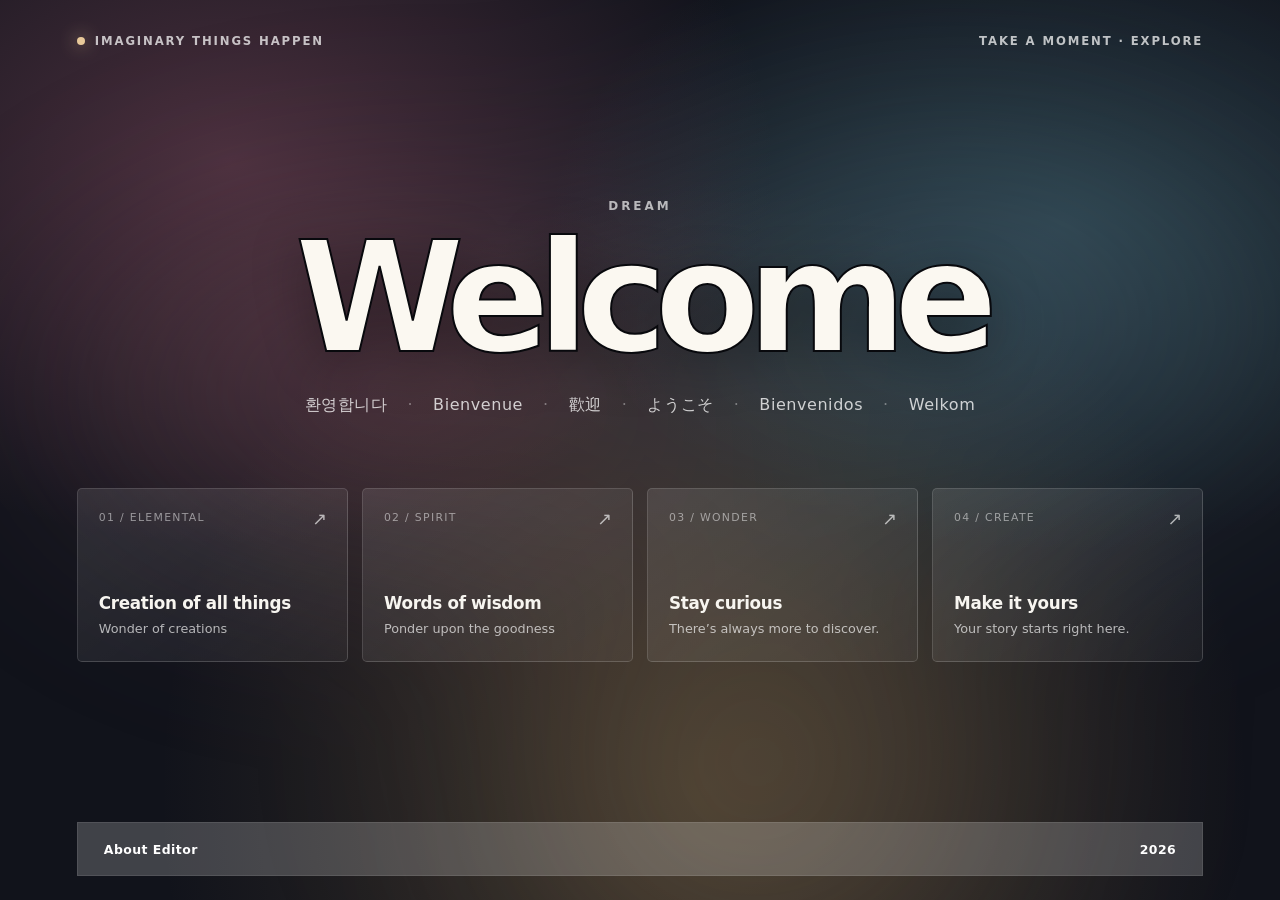
<file: index.html>
<!-- Welcome page: this document provides the multilingual landing screen and its shared expanded-content dialog. -->
<!doctype html>
<html lang="en">
  <head>
    <!-- Browser metadata identifies the page and keeps its layout responsive. -->
    <meta charset="utf-8">
    <meta name="viewport" content="width=device-width, initial-scale=1">
    <meta name="theme-color" content="#11131b">
    <meta name="description" content="A small interactive welcome page by Jawon Park.">
    <title>Welcome — Jawon Park</title>
    <!-- Page styles define the glowing backdrop, responsive cards, footer, and animated dialog. -->
    <style>
      /* Shared color tokens and browser defaults set the site's dark visual theme. */
      :root {
        color-scheme: dark;
        font-family: Inter, ui-sans-serif, system-ui, -apple-system, BlinkMacSystemFont, "Segoe UI", sans-serif;
        font-synthesis: none;
        text-rendering: optimizeLegibility;
        --ink: #11131b;
        --paper: #f7f5f0;
        --muted: #b7b7c1;
        --line: rgb(255 255 255 / 15%);
      }

      :lang(ko) {
        font-family: "Nanum Gothic", sans-serif;
      }

      * {
        box-sizing: border-box;
      }

      body {
        min-width: 320px;
        min-height: 100vh;
        margin: 0;
        overflow-x: hidden;
        color: var(--paper);
        background:
          radial-gradient(ellipse at 18% 18%, rgb(167 94 118 / 38%), transparent 34rem),
          radial-gradient(ellipse at 83% 25%, rgb(79 128 144 / 36%), transparent 32rem),
          radial-gradient(ellipse at 55% 88%, rgb(161 127 78 / 30%), transparent 34rem),
          #11131b;
      }

      /* Blurred radial layers create the softly glowing background without obscuring text. */
      body::before {
        position: fixed;
        z-index: -1;
        inset: -15%;
        background:
          radial-gradient(ellipse at 35% 45%, rgb(166 88 104 / 38%), transparent 29%),
          radial-gradient(ellipse at 69% 39%, rgb(74 126 146 / 36%), transparent 31%),
          radial-gradient(ellipse at 57% 77%, rgb(158 125 73 / 31%), transparent 29%);
        content: "";
        filter: blur(82px) saturate(.72);
        pointer-events: none;
      }

      button {
        color: inherit;
        font: inherit;
      }

      button:focus-visible {
        outline: 2px solid #fff;
        outline-offset: 5px;
      }

      /* The landing page centers its introduction and cards between the masthead and footer. */
      .page {
        display: flex;
        min-height: 100vh;
        flex-direction: column;
        padding: 34px clamp(22px, 6vw, 88px) 24px;
      }

      .masthead {
        display: flex;
        align-items: center;
        justify-content: space-between;
        gap: 20px;
        color: rgb(255 255 255 / 72%);
        font-size: .73rem;
        font-weight: 650;
        letter-spacing: .16em;
        text-transform: uppercase;
      }

      .masthead__mark {
        display: inline-flex;
        align-items: center;
        gap: 10px;
      }

      .masthead__dot {
        width: 8px;
        height: 8px;
        border-radius: 50%;
        background: #e8c99a;
        box-shadow: 0 0 17px rgb(232 201 154 / 85%);
      }

      main {
        display: flex;
        width: min(100%, 1280px);
        flex: 1;
        flex-direction: column;
        justify-content: center;
        align-self: center;
        padding: clamp(52px, 9vh, 100px) 0 clamp(56px, 10vh, 104px);
      }

      .intro {
        margin-bottom: clamp(46px, 8vh, 82px);
        text-align: center;
      }

      .intro__eyebrow {
        margin: 0 0 16px;
        color: rgb(255 255 255 / 67%);
        font-size: .75rem;
        font-weight: 650;
        letter-spacing: .25em;
        text-transform: uppercase;
      }

      .intro__title {
        margin: 0;
        color: #fbf8f1;
        font-size: clamp(4.5rem, 12vw, 10.5rem);
        font-weight: 780;
        letter-spacing: -.085em;
        line-height: .9;
        -webkit-text-stroke: 2px #08090d;
        text-shadow: 0 12px 50px rgb(0 0 0 / 35%);
      }

      .intro__translations {
        display: flex;
        flex-wrap: wrap;
        justify-content: center;
        gap: 9px 20px;
        margin: 27px auto 0;
        color: rgb(255 255 255 / 77%);
        font-size: clamp(.8rem, 1.3vw, 1rem);
        letter-spacing: .035em;
      }

      .intro__translations span + span::before {
        margin-right: 20px;
        color: rgb(255 255 255 / 36%);
        content: "·";
      }

      /* Four equal cards become a two-column grid at tablet widths. */
      .cards {
        display: grid;
        grid-template-columns: repeat(4, minmax(0, 1fr));
        gap: 14px;
      }

      .card {
        position: relative;
        display: flex;
        min-height: 174px;
        flex-direction: column;
        align-items: flex-start;
        padding: 22px 21px;
        overflow: hidden;
        border: 1px solid var(--line);
        border-radius: 5px;
        background: linear-gradient(145deg, rgb(255 255 255 / 10%), rgb(255 255 255 / 4%));
        text-align: left;
        cursor: pointer;
        transition: transform 220ms ease, border-color 220ms ease, background 220ms ease, box-shadow 220ms ease;
      }

      .card:hover,
      .card:focus-visible {
        z-index: 1;
        transform: translateY(-7px) scale(1.035);
        border-color: rgb(255 255 255 / 47%);
        background: linear-gradient(145deg, rgb(255 255 255 / 17%), rgb(255 255 255 / 7%));
        box-shadow: 0 18px 45px rgb(0 0 0 / 22%);
      }

      .card__number {
        margin-bottom: auto;
        color: rgb(255 255 255 / 50%);
        font-size: .68rem;
        letter-spacing: .12em;
      }

      .card__title {
        margin: 20px 0 6px;
        font-size: 1.05rem;
        font-weight: 620;
        letter-spacing: -.02em;
      }

      .card__sample {
        margin: 0;
        color: rgb(255 255 255 / 67%);
        font-size: .8rem;
        line-height: 1.5;
      }

      .card__arrow {
        position: absolute;
        top: 20px;
        right: 20px;
        color: rgb(255 255 255 / 65%);
        font-size: 1.1rem;
        transition: transform 220ms ease;
      }

      .card:hover .card__arrow,
      .card:focus-visible .card__arrow {
        transform: translate(3px, -3px);
      }

      /* Footer actions remain visible below the main content and respond to activation. */
      .footer {
        display: flex;
        min-height: 54px;
        align-items: center;
        justify-content: space-between;
        padding: 0 17px;
        border: 1px solid rgb(255 255 255 / 9%);
        background: rgb(255 255 255 / 20%);
        color: #fff;
      }

      .footer__button {
        display: inline-flex;
        align-items: center;
        min-height: 40px;
        padding: 4px 9px;
        border: 0;
        border-radius: 3px;
        background: transparent;
        font-size: .78rem;
        font-weight: 600;
        letter-spacing: .035em;
        cursor: pointer;
        transition: transform 180ms ease, background 180ms ease;
      }

      .footer__button:hover,
      .footer__button:focus-visible {
        background: rgb(255 255 255 / 10%);
      }

      .footer__button.is-pressed {
        transform: scale(1.2);
      }

      /* A dimmed backdrop and centered dialog provide the shared expanded-page surface. */
      .dialog-backdrop {
        position: fixed;
        z-index: 5;
        display: grid;
        place-items: center;
        padding: 20px;
        background: rgb(4 5 10 / 78%);
        backdrop-filter: blur(9px);
        inset: 0;
        opacity: 1;
        transition: opacity 260ms ease;
      }

      .dialog-backdrop[hidden] {
        display: none;
      }

      .dialog-backdrop.is-closing {
        opacity: 0;
      }

      .dialog {
        position: relative;
        display: flex;
        width: 85vw;
        height: 85vh;
        min-height: 380px;
        flex-direction: column;
        padding: 0;
        overflow: hidden;
        border: 1px solid rgb(255 255 255 / 22%);
        border-radius: 7px;
        background:
          radial-gradient(ellipse at 80% 10%, rgb(80 131 147 / 23%), transparent 55%),
          radial-gradient(ellipse at 10% 100%, rgb(166 91 112 / 24%), transparent 55%),
          #171922;
        box-shadow: 0 32px 100px rgb(0 0 0 / 55%);
        animation: dialog-arrive 570ms cubic-bezier(.2, .8, .2, 1) both;
      }

      .dialog-backdrop.is-closing .dialog {
        animation: dialog-leave 240ms ease both;
      }

      .dialog__close {
        position: absolute;
        top: 50%;
        right: 22px;
        display: grid;
        width: 44px;
        height: 44px;
        place-items: center;
        border: 1px solid rgb(255 255 255 / 22%);
        border-radius: 50%;
        background: rgb(255 255 255 / 5%);
        font-size: 1.5rem;
        line-height: 1;
        padding: 0;
        translate: 0 -50%;
        transform: rotate(0deg);
        transform-origin: 50% 50%;
        cursor: pointer;
        transition: background 180ms ease, transform 180ms ease;
      }

      .dialog__close:hover {
        transform: rotate(90deg);
        background: rgb(255 255 255 / 14%);
      }

      /* Chemistry tabs share the dialog header and retain their individual accent colors. */
      .dialog__eyebrow {
        min-width: 0;
        margin: 0;
        overflow: hidden;
        color: #e8c99a;
        font-size: .75rem;
        font-weight: 650;
        letter-spacing: .2em;
        text-overflow: ellipsis;
        text-transform: uppercase;
        white-space: nowrap;
      }

      .dialog__header {
        position: relative;
        z-index: 4;
        display: flex;
        min-height: 74px;
        flex: 0 0 auto;
        align-items: center;
        gap: 18px;
        padding: 10px 72px 10px clamp(22px, 5vw, 64px);
        border-bottom: 1px solid rgb(255 255 255 / 10%);
        background: rgb(23 25 34 / 94%);
      }

      .dialog__eyebrow {
        flex: 0 0 190px;
      }

      .dialog__tabs {
        display: none;
        min-width: 0;
        flex: 1;
        justify-content: center;
        gap: 8px;
      }

      .dialog.has-chemistry-tabs .dialog__tabs {
        display: flex;
      }

      .dialog__tab {
        min-width: 0;
        flex: 1;
        min-height: 36px;
        padding: 6px 17px;
        border: 1px solid color-mix(in srgb, var(--tab-color) 45%, transparent);
        border-radius: 999px;
        background: color-mix(in srgb, var(--tab-color) 9%, transparent);
        color: color-mix(in srgb, var(--tab-color) 78%, white);
        font: inherit;
        font-size: .73rem;
        font-weight: 600;
        white-space: nowrap;
        cursor: pointer;
        transition: background 160ms ease, border-color 160ms ease, color 160ms ease;
      }

      .dialog__tab:nth-child(1) { --tab-color: #8bc7eb; }
      .dialog__tab:nth-child(2) { --tab-color: #e98a7f; }
      .dialog__tab:nth-child(3) { --tab-color: #a993eb; }
      .dialog__tab:nth-child(4) { --tab-color: #85c89b; }

      .dialog__tab:hover,
      .dialog__tab:focus-visible {
        border-color: var(--tab-color);
        background: color-mix(in srgb, var(--tab-color) 20%, transparent);
        color: #fff;
      }

      .dialog__tab[aria-current="page"] {
        border-color: var(--tab-color);
        background: color-mix(in srgb, var(--tab-color) 20%, transparent);
        color: var(--tab-color);
        font-weight: 800;
        text-transform: uppercase;
      }

      .dialog__tab:focus-visible {
        outline: 2px solid #fff;
        outline-offset: 2px;
      }

      .dialog__content {
        width: 100%;
        min-height: 0;
        flex: 1;
        border: 0;
        background: #171922;
      }

      /* Dialog entrance and exit preserve a short scale-and-fade transition. */
      .dialog__sample {
        max-width: 620px;
        margin: 26px 0 0;
        color: rgb(255 255 255 / 75%);
        font-size: clamp(1rem, 1.7vw, 1.25rem);
        line-height: 1.8;
      }

      @keyframes dialog-arrive {
        from {
          transform: translateY(28px) scale(.88);
          opacity: 0;
        }

        to {
          transform: translateY(0) scale(1);
          opacity: 1;
        }
      }

      @keyframes dialog-leave {
        to {
          transform: translateY(18px) scale(.94);
          opacity: 0;
        }
      }

      /* Tablet rules reorganize the landing content without changing the card order. */
      @media (max-width: 760px) {
        .page {
          padding: 25px 22px 18px;
        }

        main {
          padding: 68px 0 70px;
        }

        .cards {
          grid-template-columns: repeat(2, minmax(0, 1fr));
        }

        .card {
          min-height: 158px;
        }
      }

      @media (max-width: 440px) {
        .masthead {
          font-size: .63rem;
        }

        .intro__title {
          font-size: clamp(4.3rem, 21vw, 6.5rem);
        }

        .cards {
          gap: 10px;
        }

        .card {
          min-height: 150px;
          padding: 17px 15px;
        }

        .card__arrow {
          top: 15px;
          right: 14px;
        }

        .dialog {
          width: 92vw;
          height: min(82vh, 700px);
          min-height: 360px;
        }

        .dialog__close {
          top: 14px;
          right: 14px;
        }

        .dialog__header {
          gap: 10px;
          padding-left: 18px;
        }

        .dialog__eyebrow {
          flex-basis: 150px;
          font-size: .65rem;
        }

        .dialog__tab {
          padding: 6px 10px;
          font-size: .65rem;
        }
      }

      /* Small screens make the dialog full-page and stack its title above the tabs. */
      @media (max-width: 600px) {
        .dialog-backdrop {
          padding: 0;
        }

        .dialog {
          width: 100vw;
          height: 100vh;
          height: 100dvh;
          min-height: 0;
          border: 0;
          border-radius: 0;
        }

        .dialog__header {
          min-height: 94px;
          flex-direction: column;
          align-items: stretch;
          gap: 8px;
          padding: 9px 10px;
        }

        .dialog__eyebrow {
          width: calc(100% - 50px);
          max-width: calc(100% - 50px);
          flex: 0 0 auto;
          font-size: .58rem;
        }

        .dialog__tabs {
          width: 100%;
          gap: 4px;
        }

        .dialog__tab {
          min-width: 0;
          min-height: 31px;
          flex: 1;
          overflow: hidden;
          padding: 5px 3px;
          font-size: .53rem;
          text-overflow: ellipsis;
        }

        .dialog__close {
          display: none;
        }
      }

      /* Reduce animation for visitors who have requested less motion in system settings. */
      @media (prefers-reduced-motion: reduce) {
        *,
        *::before,
        *::after {
          scroll-behavior: auto !important;
          animation-duration: .01ms !important;
          animation-iteration-count: 1 !important;
          transition-duration: .01ms !important;
        }
      }
    </style>
  </head>
  <body>
    <!-- Landing layout: the masthead, title, translations, four cards, and credits form the main screen. -->
    <div class="page">
      <header class="masthead">
        <span class="masthead__mark"><span class="masthead__dot" aria-hidden="true"></span> Imaginary things happen</span>
        <span>Take a moment · Explore</span>
      </header>

      <main>
        <!-- Welcome headline and requested translations are kept visible above the cards. -->
        <section class="intro" aria-labelledby="welcome-title">
          <p class="intro__eyebrow">Dream</p>
          <h1 class="intro__title" id="welcome-title">Welcome</h1>
          <p class="intro__translations" aria-label="Welcome in Korean, French, Traditional Chinese, Japanese, Spanish, and Dutch">
            <span lang="ko">환영합니다</span>
            <span lang="fr">Bienvenue</span>
            <span lang="zh-Hant">歡迎</span>
            <span lang="ja">ようこそ</span>
            <span lang="es">Bienvenidos</span>
            <span lang="nl">Welkom</span>
          </p>
        </section>

        <!-- Each card opens its own annotated HTML page inside the shared animated dialog. -->
        <section class="cards" aria-label="Explore the welcome page">
          <button class="card" type="button" data-page="pages/elemental.html" data-title="01 / Elemental">
            <span class="card__number">01 / ELEMENTAL</span>
            <span class="card__title">Creation of all things</span>
            <span class="card__sample">Wonder of creations</span>
            <span class="card__arrow" aria-hidden="true">↗</span>
          </button>
          <button class="card" type="button" data-page="pages/dream.html" data-title="02 / Spirit">
            <span class="card__number">02 / SPIRIT</span>
            <span class="card__title">Words of wisdom</span>
            <span class="card__sample">Ponder upon the goodness</span>
            <span class="card__arrow" aria-hidden="true">↗</span>
          </button>
          <button class="card" type="button" data-page="pages/wonder.html" data-title="03 / Wonder">
            <span class="card__number">03 / WONDER</span>
            <span class="card__title">Stay curious</span>
            <span class="card__sample">There’s always more to discover.</span>
            <span class="card__arrow" aria-hidden="true">↗</span>
          </button>
          <button class="card" type="button" data-page="pages/create.html" data-title="04 / Create">
            <span class="card__number">04 / CREATE</span>
            <span class="card__title">Make it yours</span>
            <span class="card__sample">Your story starts right here.</span>
            <span class="card__arrow" aria-hidden="true">↗</span>
          </button>
        </section>
      </main>

      <!-- Footer actions open the creator page or animate the year button. -->
      <footer class="footer" aria-label="Page credits">
        <button class="footer__button" type="button" data-page="pages/creator.html" data-title="About Editor">About Editor</button>
        <button class="footer__button" type="button">2026</button>
      </footer>
    </div>

    <!-- Modal shell dims the page, hosts a distinct HTML page, and can be closed from keyboard or pointer. -->
    <div class="dialog-backdrop" id="dialog-backdrop" hidden>
      <section class="dialog" role="dialog" aria-modal="true" aria-labelledby="dialog-title">
        <header class="dialog__header">
          <h2 class="dialog__eyebrow" id="dialog-title"></h2>
          <nav class="dialog__tabs" aria-label="Chemistry pages">
            <button class="dialog__tab" type="button" data-page="elemental">Periodic table</button>
            <button class="dialog__tab" type="button" data-page="ionic">Ionic bond</button>
            <button class="dialog__tab" type="button" data-page="covalent">Covalent bond</button>
            <button class="dialog__tab" type="button" data-page="metallic">Metallic bond</button>
          </nav>
          <button class="dialog__close" type="button" aria-label="Close dialog">×</button>
        </header>
        <iframe class="dialog__content" id="dialog-content" title="Expanded card content"></iframe>
      </section>
    </div>

    <!-- Dialog script selects the requested page, manages dismissal, and restores keyboard focus. -->
    <script>
      const backdrop = document.querySelector("#dialog-backdrop");
      const dialogTitle = document.querySelector("#dialog-title");
      const dialogContent = document.querySelector("#dialog-content");
      const dialog = document.querySelector(".dialog");
      const dialogTabs = [...document.querySelectorAll(".dialog__tab")];
      const closeButton = document.querySelector(".dialog__close");
      const chemistryPages = new Set(["elemental", "ionic", "covalent", "metallic"]);
      const pages = {
        elemental: ["pages/elemental.html", "01 / ELEMENTAL"],
        ionic: ["pages/ionic.html", "02 / IONIC BOND"],
        covalent: ["pages/covalent.html", "03 / COVALENT BOND"],
        metallic: ["pages/metallic.html", "04 / METALLIC BOND"]
      };
      let previouslyFocused = null;
      let closeTimer;

      // Load a registered dialog page and synchronize the title, tabs, and chemistry header state.
      function navigateToPage(pageId) {
        if (!Object.hasOwn(pages, pageId)) return;
        const [path, title] = pages[pageId];
        dialogTitle.textContent = chemistryPages.has(pageId) ? pages.elemental[1] : title;
        dialogContent.src = path;
        dialog.classList.toggle("has-chemistry-tabs", chemistryPages.has(pageId));
        dialogTabs.forEach((tab) => {
          if (tab.dataset.page === pageId) tab.setAttribute("aria-current", "page");
          else tab.removeAttribute("aria-current");
        });
      }

      // Open the shared dialog for a card or footer action and remember where focus should return.
      function openDialog(trigger) {
        window.clearTimeout(closeTimer);
        previouslyFocused = trigger;
        const initialChemistryPage = Object.entries(pages)
          .find(([, [path]]) => path === trigger.dataset.page)?.[0];
        if (initialChemistryPage) navigateToPage(initialChemistryPage);
        else {
          dialogTitle.textContent = trigger.dataset.title;
          dialogContent.src = trigger.dataset.page;
          dialog.classList.remove("has-chemistry-tabs");
          dialogTabs.forEach((tab) => tab.removeAttribute("aria-current"));
        }
        backdrop.hidden = false;
        backdrop.classList.remove("is-closing");
        document.body.style.overflow = "hidden";
        closeButton.focus();
      }

      // Animate the dialog closed, restore page scrolling, then return focus to its opener.
      function closeDialog() {
        if (backdrop.hidden || backdrop.classList.contains("is-closing")) return;
        backdrop.classList.add("is-closing");
        document.body.style.overflow = "";
        closeTimer = window.setTimeout(() => {
          backdrop.hidden = true;
          backdrop.classList.remove("is-closing");
          previouslyFocused?.focus();
        }, 240);
      }

      // Route each expanded card and the creator credit through the common dialog shell.
      document.querySelectorAll(".card, .footer__button[data-page]").forEach((trigger) => {
        trigger.addEventListener("click", () => openDialog(trigger));
      });

      closeButton.addEventListener("click", closeDialog);
      // Change lesson iframe content from the persistent chemistry navigation.
      dialogTabs.forEach((tab) => {
        tab.addEventListener("click", () => navigateToPage(tab.dataset.page));
      });
      backdrop.addEventListener("click", (event) => {
        if (event.target === backdrop) closeDialog();
      });

      // Escape dismisses the modal; Tab is contained within its header and active iframe.
      document.addEventListener("keydown", (event) => {
        if (event.key === "Escape") closeDialog();
        if (event.key === "Tab" && !backdrop.hidden) {
          if (dialog.classList.contains("has-chemistry-tabs")) {
            const activeTabIndex = dialogTabs.indexOf(document.activeElement);
            if (document.activeElement === closeButton && !event.shiftKey) {
              event.preventDefault();
              dialogTabs[0].focus();
              return;
            }
            if (activeTabIndex >= 0) {
              if (event.shiftKey && activeTabIndex === 0) {
                event.preventDefault();
                closeButton.focus();
              } else if (!event.shiftKey && activeTabIndex === dialogTabs.length - 1) {
                event.preventDefault();
                const firstFrameControl = [...dialogContent.contentDocument.querySelectorAll(
                  'a[href], button:not(:disabled), input:not(:disabled), select:not(:disabled), textarea:not(:disabled), [tabindex]:not([tabindex="-1"])'
                )].find((element) => element.getClientRects().length > 0);
                (firstFrameControl || dialogContent).focus();
              }
              return;
            }
          }
          event.preventDefault();
          const focusableContent = [...dialogContent.contentDocument.querySelectorAll(
            'a[href], button:not(:disabled), input:not(:disabled), select:not(:disabled), textarea:not(:disabled), [tabindex]:not([tabindex="-1"])'
          )].filter((element) => element.getClientRects().length > 0);
          const nextTarget = event.shiftKey ? focusableContent.at(-1) : focusableContent[0];
          (nextTarget || dialogContent).focus();
        }
      });

      // Only accept keyboard requests from the page currently framed in this dialog.
      // Child pages use these messages to dismiss, return focus, or switch lessons.
      window.addEventListener("message", (event) => {
        if (event.source !== dialogContent.contentWindow) return;
        if (event.data?.type === "welcome:close") closeDialog();
        if (event.data?.type === "welcome:focus-close") closeButton.focus();
        if (event.data?.type === "welcome:navigate") {
          if (typeof event.data.page !== "string") return;
          navigateToPage(event.data.page);
        }
      });

      // Give both footer actions the same brief pressed-scale feedback on click.
      document.querySelectorAll(".footer__button").forEach((button) => {
        button.addEventListener("click", () => {
          button.classList.remove("is-pressed");
          window.requestAnimationFrame(() => button.classList.add("is-pressed"));
          window.setTimeout(() => button.classList.remove("is-pressed"), 220);
        });
      });
    </script>
  </body>
</html>
</file>
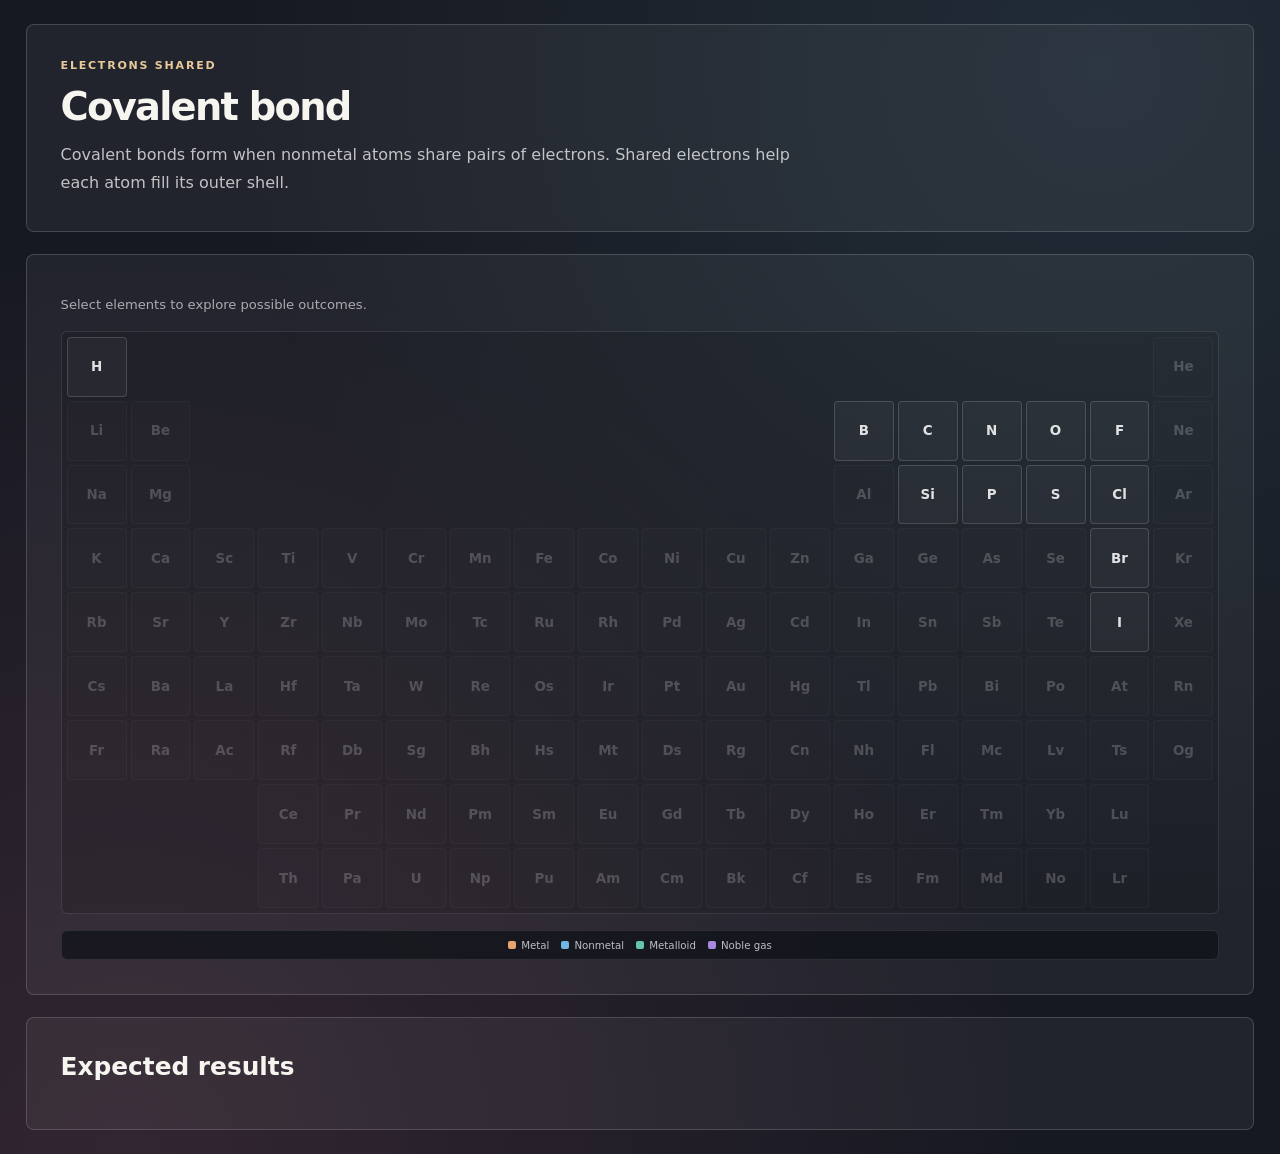
<file: pages/covalent.html>
<!-- Covalent bond page: teaches electron sharing through interactive element selection. -->
<!doctype html>
<html lang="en">
  <head>
    <!-- Document metadata supports direct use and responsive embedding in the welcome dialog. -->
    <meta charset="utf-8">
    <meta name="viewport" content="width=device-width, initial-scale=1">
    <meta name="description" content="Explore covalent bonding by selecting elements and reviewing expected electron sharing.">
    <title>Covalent Bond</title>
    <!-- Shared stylesheet provides the chemistry-page layout and mobile navigation. -->
    <link rel="stylesheet" href="shared/card-page.css">
  </head>
  <body data-page="covalent" data-bond="covalent">
    <!-- Bond script builds the bond explanation, interactive table, expected-result buttons, and compound view. -->
    <main class="bond-page" id="bond-page"></main>
    <script src="bond-outcomes.js"></script>
    <script src="bond-page.js"></script>
    <script src="shared/card-page.js"></script>
  </body>
</html>
</file>
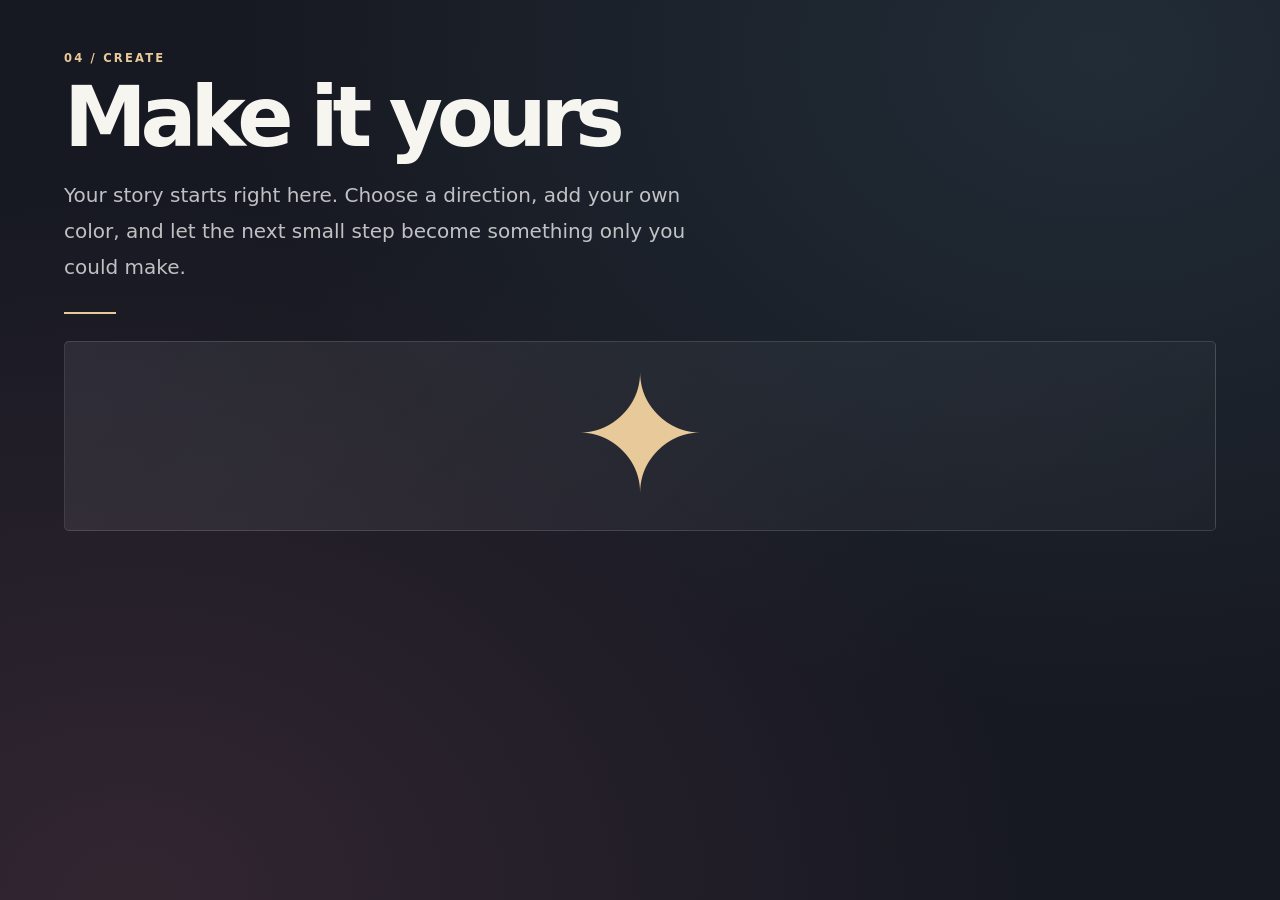
<file: pages/create.html>
<!-- Create page: expands the fourth card into an invitation to make the experience your own. -->
<!doctype html>
<html lang="en">
  <head>
    <!-- Metadata makes the page a complete document and keeps its framed view responsive. -->
    <meta charset="utf-8">
    <meta name="viewport" content="width=device-width, initial-scale=1">
    <meta name="description" content="Make the next beginning your own.">
    <title>Create — Make it yours</title>
    <!-- Shared styles define the card layout; the local sheet assigns Create's artwork accent. -->
    <link rel="stylesheet" href="shared/card-page.css">
    <link rel="stylesheet" href="create/create.css">
  </head>
  <body data-page="create">
    <!-- Create page content develops the fourth card's short sample into a personal invitation. -->
    <main class="card-page">
      <p class="card-page__eyebrow">04 / Create</p>
      <h1>Make it yours</h1>
      <p class="card-page__lead">Your story starts right here. Choose a direction, add your own color, and let the next small step become something only you could make.</p>
      <hr class="card-page__rule">
      <div class="card-page__art" aria-hidden="true">✦</div>
    </main>
    <!-- Shared keyboard handler keeps the enclosing dialog dismissible and keyboard-trapped. -->
    <script src="shared/card-page.js"></script>
  </body>
</html>
</file>
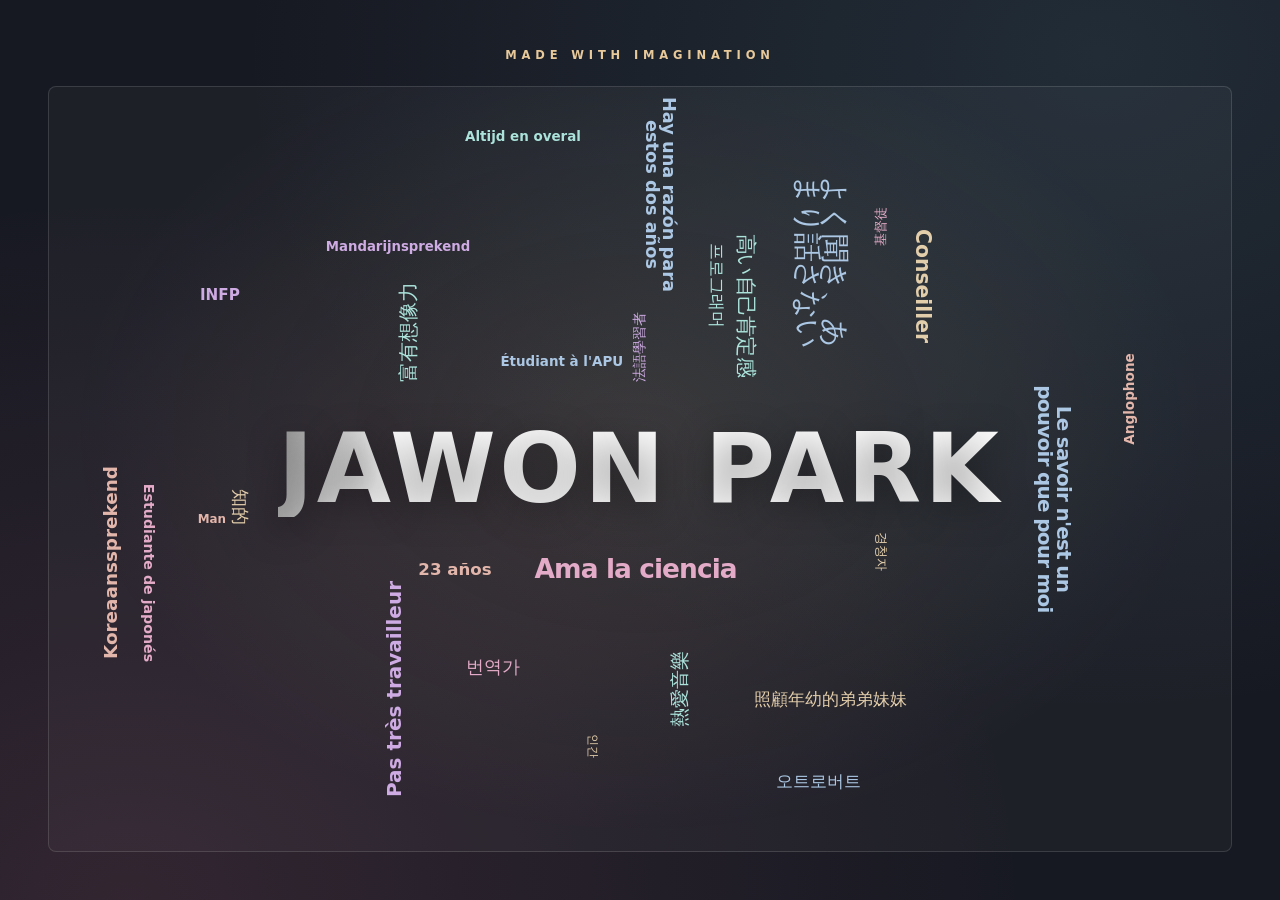
<file: pages/creator.html>
<!-- About Editor page: presents the editor's identity and interests as a centered typographic word clump. -->
<!doctype html>
<html lang="en">
  <head>
    <!-- Metadata supports direct access and a well-sized mobile iframe view. -->
    <meta charset="utf-8">
    <meta name="viewport" content="width=device-width, initial-scale=1">
    <meta name="description" content="About the editor through a collection of personal qualities, interests, and languages.">
    <title>About Editor</title>
    <!-- The shared stylesheet gives the creator profile the same design as the card pages. -->
    <link rel="stylesheet" href="shared/card-page.css">
  </head>
  <body data-page="creator">
    <!-- Center the byline and arrange the requested keywords into an accessible word-clump list. -->
    <main class="card-page creator-page">
      <p class="card-page__eyebrow">Made with imagination</p>
      <ul class="creator-cloud" aria-label="Editor qualities, interests, languages, and personal mottoes">
        <li class="creator-cloud__word creator-cloud__word--large">High self-esteem</li>
        <li class="creator-cloud__word creator-cloud__word--medium"><span>Intelligent</span></li>
        <li class="creator-cloud__word creator-cloud__word--medium"><span>Imaginary</span></li>
        <li class="creator-cloud__word creator-cloud__word--medium">Not hard-working</li>
        <li class="creator-cloud__word creator-cloud__word--small">caring for younger brothers and younger sisters</li>
        <li class="creator-cloud__word creator-cloud__word--small"><span>human</span></li>
        <li class="creator-cloud__word creator-cloud__word--small"><span>male</span></li>
        <li class="creator-cloud__word creator-cloud__word--medium">23 years old</li>
        <li class="creator-cloud__word creator-cloud__word--medium"><span>musical</span></li>
        <li class="creator-cloud__name">JAWON PARK</li>
        <li class="creator-cloud__word creator-cloud__word--small">listener</li>
        <li class="creator-cloud__word creator-cloud__word--medium">advisor</li>
        <li class="creator-cloud__word creator-cloud__word--small">christian</li>
        <li class="creator-cloud__word creator-cloud__word--medium"><span>English Speaker</span></li>
        <li class="creator-cloud__word creator-cloud__word--medium">Korean Speaker</li>
        <li class="creator-cloud__word creator-cloud__word--medium">Mandarin Speaker</li>
        <li class="creator-cloud__word creator-cloud__word--small">Japanese Learner</li>
        <li class="creator-cloud__word creator-cloud__word--small">French Learner</li>
        <li class="creator-cloud__word creator-cloud__word--large">Love Science</li>
        <li class="creator-cloud__word creator-cloud__word--medium"><span>INFP</span></li>
        <li class="creator-cloud__word creator-cloud__word--small">otrovert</li>
        <li class="creator-cloud__word creator-cloud__word--medium">Programmer</li>
        <li class="creator-cloud__word creator-cloud__word--medium">Translator</li>
        <li class="creator-cloud__word creator-cloud__word--small">APU Student</li>
        <li class="creator-cloud__word creator-cloud__word--medium">Anytime Anywhere</li>
        <li class="creator-cloud__word creator-cloud__word--large">Listen more, talk less</li>
        <li class="creator-cloud__word creator-cloud__word--medium">there is 2 years for a reason</li>
        <li class="creator-cloud__word creator-cloud__word--large">Knowledge is power only for me</li>
      </ul>
    </main>
    <!-- Shared keyboard handler keeps the enclosing dialog dismissible and keyboard-trapped. -->
    <script>
      // Translate each descriptor into a shuffled, balanced mix of the six requested languages.
      const translations = {
        "High self-esteem": ["높은 자존감", "Haute estime de soi", "高自尊", "高い自己肯定感", "Alta autoestima", "Hoog zelfbeeld"],
        Intelligent: ["똑똑한", "Intelligent", "聰明", "知的", "Inteligente", "Intelligent"],
        Imaginary: ["상상력이 풍부한", "Imaginatif", "富有想像力", "想像力豊かな", "Imaginativo", "Fantasierijk"],
        "Not hard-working": ["그다지 부지런하지 않은", "Pas très travailleur", "不太勤奮", "あまり勤勉ではない", "Poco trabajador", "Niet erg hardwerkend"],
        "caring for younger brothers and younger sisters": ["어린 동생들을 챙김", "Prend soin de ses jeunes frères et sœurs", "照顧年幼的弟弟妹妹", "年下のきょうだいを大切にする", "Cuida de sus hermanos menores", "Zorgt voor jongere broers en zussen"],
        human: ["인간", "Humain", "人類", "人間", "Humano", "Mens"],
        male: ["남성", "Homme", "男性", "男性", "Hombre", "Man"],
        "23 years old": ["23세", "23 ans", "23歲", "23歳", "23 años", "23 jaar"],
        musical: ["음악적인", "Musical", "熱愛音樂", "音楽好き", "Musical", "Muzikaal"],
        listener: ["경청자", "À l'écoute", "傾聽者", "聞き上手", "Buen oyente", "Goede luisteraar"],
        advisor: ["조언자", "Conseiller", "顧問", "アドバイザー", "Consejero", "Adviseur"],
        christian: ["기독교인", "Chrétien", "基督徒", "キリスト教徒", "Cristiano", "Christen"],
        "English Speaker": ["영어 사용자", "Anglophone", "英語使用者", "英語話者", "Hablante de inglés", "Engelssprekend"],
        "Korean Speaker": ["한국어 사용자", "Coréanophone", "韓語使用者", "韓国語話者", "Hablante de coreano", "Koreaanssprekend"],
        "Mandarin Speaker": ["중국어(보통화) 사용자", "Sinophone", "國語使用者", "中国語話者", "Hablante de mandarín", "Mandarijnsprekend"],
        "Japanese Learner": ["일본어 학습자", "Apprenant de japonais", "日語學習者", "日本語学習者", "Estudiante de japonés", "Leerling Japans"],
        "French Learner": ["프랑스어 학습자", "Apprenant de français", "法語學習者", "フランス語学習者", "Estudiante de francés", "Leerling Frans"],
        "Love Science": ["과학을 사랑함", "Aime les sciences", "熱愛科學", "科学が好き", "Ama la ciencia", "Houdt van wetenschap"],
        INFP: ["INFP", "INFP", "INFP", "INFP", "INFP", "INFP"],
        otrovert: ["오트로버트", "Otrovert", "外向內省者", "オトロバート", "Otrovertido", "Otrovert"],
        Programmer: ["프로그래머", "Programmeur", "程式設計師", "プログラマー", "Programador", "Programmeur"],
        Translator: ["번역가", "Traducteur", "翻譯者", "翻訳者", "Traductor", "Vertaler"],
        "APU Student": ["APU 학생", "Étudiant à l'APU", "APU學生", "APUの学生", "Estudiante de APU", "APU-student"],
        "Anytime Anywhere": ["언제 어디서나", "N'importe quand, n'importe où", "隨時隨地", "いつでもどこでも", "En cualquier momento y lugar", "Altijd en overal"],
        "Listen more, talk less": ["더 많이 듣고, 덜 말하기", "Écouter davantage, parler moins", "多聽少說", "よく聞き、あまり話さない", "Escuchar más, hablar menos", "Meer luisteren, minder praten"],
        "there is 2 years for a reason": ["2년에는 이유가 있어", "Ces deux années ont une raison d'être", "兩年自有其原因", "2年には理由がある", "Hay una razón para estos dos años", "Er is een reden voor die twee jaar"],
        "Knowledge is power only for me": ["지식은 나에게만 힘이다", "Le savoir n'est un pouvoir que pour moi", "知識只對我有力量", "知識は自分にとってのみ力", "El conocimiento solo es poder para mí", "Kennis is alleen macht voor mij"]
      };
      const languageCodes = ["ko", "fr", "zh-Hant", "ja", "es", "nl"];
      const words = [...document.querySelectorAll(".creator-cloud__word")];
      const measureContext = document.createElement("canvas").getContext("2d");
      const languagePool = languageCodes.flatMap((language, index) =>
        Array.from({ length: index < words.length % languageCodes.length ? 5 : 4 }, () => language)
      );

      for (let index = languagePool.length - 1; index > 0; index -= 1) {
        const swapIndex = Math.floor(Math.random() * (index + 1));
        [languagePool[index], languagePool[swapIndex]] = [languagePool[swapIndex], languagePool[index]];
      }

      words.forEach((word, index) => {
        let content = word.querySelector("span");

        if (!content) {
          content = document.createElement("span");
          content.textContent = word.textContent.trim();
          word.replaceChildren(content);
        }

        const originalText = content.textContent.trim();
        const languageIndex = languageCodes.indexOf(languagePool[index]);
        const phraseTranslations = translations[originalText];

        if (!phraseTranslations) {
          console.warn(`No translation configured for editor phrase: "${originalText}".`);
          content.lang = content.lang || "en";
          return;
        }

        content.textContent = phraseTranslations[languageIndex];
        content.lang = languagePool[index];
        content.dataset.phrase = content.textContent;
      });

      // Vary each phrase size and angle while keeping the positioning wrapper unrotated.
      const rotations = [-90, 0, 90];
      words.forEach((word) => {
        const rotation = rotations[Math.floor(Math.random() * rotations.length)];
        word.dataset.rotation = rotation;
        word.style.setProperty("--word-rotation", `${rotation}deg`);
        word.dataset.sizeScale = (0.82 + Math.random() * 0.5).toFixed(2);
      });

      // Shuffle the descriptors before positioning them around the fixed, centered name.
      const name = document.querySelector(".creator-cloud__name");
      for (let index = words.length - 1; index > 0; index -= 1) {
        const swapIndex = Math.floor(Math.random() * (index + 1));
        [words[index], words[swapIndex]] = [words[swapIndex], words[index]];
      }

      words.forEach((word) => word.remove());
      name.after(...words);

      // Split long labels into two balanced lines and pack them around the fixed name.
      function packWordCloud() {
        const cloud = document.querySelector(".creator-cloud");
        const isWideLayout = window.innerWidth > 600;
        cloud.classList.toggle("is-packed", isWideLayout);

        words.forEach((word) => {
          word.style.left = "";
          word.style.top = "";
          word.style.transform = "";
          word.style.width = "";
          word.style.height = "";
          word.style.display = "";
          word.style.fontSize = "";

          const label = word.querySelector("span");
          const phrase = label.dataset.phrase;
          label.replaceChildren(document.createTextNode(phrase));
          const baseFontSize = Number.parseFloat(getComputedStyle(word).fontSize);
          word.style.fontSize = `${baseFontSize * Number(word.dataset.sizeScale)}px`;
        });
        name.style.left = "";
        name.style.top = "";
        name.style.transform = "";

        words.forEach((word) => {
          const label = word.querySelector("span");
          const phrase = label.dataset.phrase;
          const style = getComputedStyle(word);
          measureContext.font = `${style.fontWeight} ${style.fontSize} ${style.fontFamily}`;
          const maxLineWidth = isWideLayout
            ? Math.min(cloud.clientWidth * 0.3, 300)
            : cloud.clientWidth * 0.78;
          const phraseWidth = measureContext.measureText(phrase).width;

          if (phraseWidth > maxLineWidth) {
            const characters = Array.from(phrase);
            const hasSpaces = /\s/.test(phrase);
            const candidates = [];

            for (let index = 1; index < characters.length; index += 1) {
              const previousCharacter = characters[index - 1];
              const isBoundary = /\s/.test(previousCharacter) || /[\u2e80-\u9fff]/u.test(previousCharacter);
              if (hasSpaces && !isBoundary) continue;

              const firstLine = characters.slice(0, index).join("").trim();
              const secondLine = characters.slice(index).join("").trim();
              if (!firstLine || !secondLine) continue;

              const firstWidth = measureContext.measureText(firstLine).width;
              const secondWidth = measureContext.measureText(secondLine).width;
              candidates.push({
                firstLine,
                secondLine,
                width: Math.max(firstWidth, secondWidth),
                balance: Math.abs(firstWidth - secondWidth)
              });
            }

            const split = candidates
              .filter((candidate) => candidate.width <= maxLineWidth)
              .sort((first, second) => first.balance - second.balance)[0]
              || candidates.sort((first, second) => first.width - second.width)[0];

            if (split) {
              label.replaceChildren(
                document.createTextNode(split.firstLine),
                document.createElement("br"),
                document.createTextNode(split.secondLine)
              );
            }
          }

          const labelWidth = label.offsetWidth;
          const labelHeight = label.offsetHeight;
          const isVertical = Math.abs(Number(word.dataset.rotation)) === 90;
          word.style.width = `${isVertical ? labelHeight : labelWidth}px`;
          word.style.height = `${isVertical ? labelWidth : labelHeight}px`;
        });

        if (!isWideLayout) return;

        const cloudWidth = cloud.clientWidth;
        const cloudHeight = cloud.clientHeight;
        const centerX = cloudWidth / 2;
        const centerY = cloudHeight / 2;
        const nameWidth = name.offsetWidth;
        const nameHeight = name.offsetHeight;
        name.style.left = `${centerX}px`;
        name.style.top = `${centerY}px`;
        name.style.transform = "translate(-50%, -50%)";

        const occupied = [{
          left: centerX - nameWidth / 2,
          right: centerX + nameWidth / 2,
          top: centerY - nameHeight / 2,
          bottom: centerY + nameHeight / 2
        }];
        const placementOrder = [...words].sort((first, second) =>
          second.offsetWidth * second.offsetHeight - first.offsetWidth * first.offsetHeight
        );

        placementOrder.forEach((word) => {
          const inset = 2;
          const width = word.offsetWidth;
          const height = word.offsetHeight;
          const radiusX = (cloudWidth - width) / 2 - inset;
          const radiusY = (cloudHeight - height) / 2 - inset;
          let placement = null;

          word.style.transform = "translate(-50%, -50%)";
          for (let attempt = 0; attempt < 1600; attempt += 1) {
            const theta = Math.random() * Math.PI * 2;
            const radius = Math.random() ** 2.5;
            const x = centerX + Math.cos(theta) * radius * radiusX;
            const y = centerY + Math.sin(theta) * radius * radiusY;
            const box = {
              left: x - width / 2 - inset,
              right: x + width / 2 + inset,
              top: y - height / 2 - inset,
              bottom: y + height / 2 + inset
            };
            const collides = occupied.some((other) =>
              box.left < other.right &&
              box.right > other.left &&
              box.top < other.bottom &&
              box.bottom > other.top
            );

            if (!collides) {
              placement = { x, y, box };
              break;
            }
          }

          if (placement) {
            word.style.left = `${placement.x}px`;
            word.style.top = `${placement.y}px`;
            occupied.push(placement.box);
          }
        });
      }

      packWordCloud();
      window.addEventListener("resize", packWordCloud);
    </script>
    <script src="shared/card-page.js"></script>
  </body>
</html>
</file>
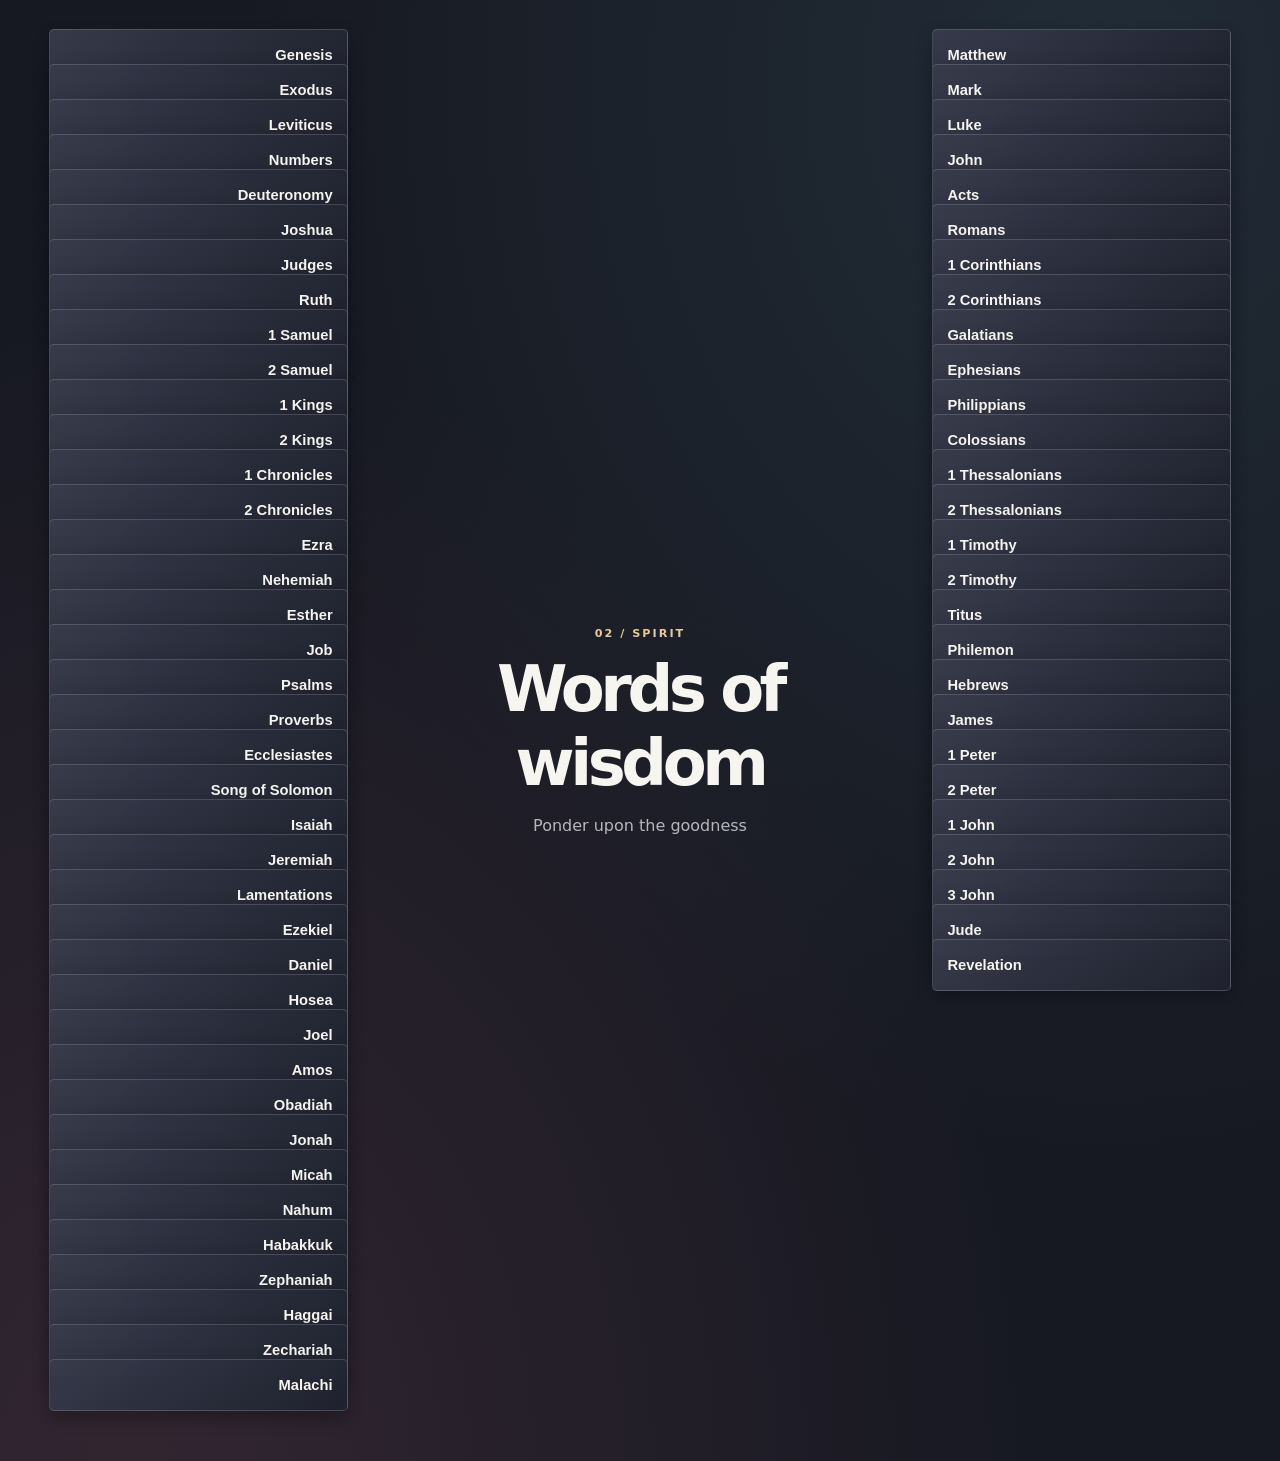
<file: pages/dream.html>
<!-- Spirit page: offers an interactive Old and New Testament book browser with chapter navigation. -->
<!doctype html>
<html lang="en">
  <head>
    <!-- Metadata supports direct navigation and responsive display inside the landing-page dialog. -->
    <meta charset="utf-8">
    <meta name="viewport" content="width=device-width, initial-scale=1">
    <meta name="description" content="Explore the books and chapters of the Old and New Testaments.">
    <title>Spirit — Words of wisdom</title>
    <!-- Shared styles set the base theme; the local sheet defines the book stacks and chapter reader. -->
    <link rel="stylesheet" href="shared/card-page.css">
    <link rel="stylesheet" href="dream/dream.css">
  </head>
  <body data-page="dream">
    <!-- The two side stacks flank a chapter reader that opens when a book is selected. -->
    <main class="spirit-page" id="spirit-page">
      <!-- Each testament pane contains an accessible, layered stack of book buttons. -->
      <aside class="spirit-testament spirit-testament--old" aria-label="Old Testament books">
        <div class="spirit-testament__stack" id="old-testament-books"></div>
      </aside>

      <!-- A calm center prompt fills the reader position until a book is chosen. -->
      <section class="spirit-welcome" aria-label="Words of wisdom">
        <p class="spirit-welcome__eyebrow">02 / Spirit</p>
        <h2>Words of wisdom</h2>
        <p>Ponder upon the goodness</p>
      </section>

      <!-- The reader header identifies the selected book and provides every chapter button. -->
      <section class="spirit-reader" id="spirit-reader" aria-labelledby="reader-title" hidden>
        <header class="spirit-reader__header">
          <div class="spirit-reader__heading">
            <h2 class="spirit-reader__title" id="reader-title" aria-live="polite"></h2>
          </div>
          <button class="spirit-reader__back" id="reader-back" type="button">All books</button>
          <nav class="spirit-chapters" id="chapter-buttons" aria-label="Book chapters"></nav>
          <button class="spirit-chapters-expand" id="chapters-expand" type="button" aria-controls="chapter-buttons" aria-expanded="true" hidden>
            <span class="spirit-visually-hidden">Expand all chapters</span>
          </button>
        </header>
        <section class="spirit-scripture" id="scripture" aria-labelledby="reader-title" aria-busy="false" hidden>
          <p class="spirit-scripture__status" id="scripture-status" role="status" aria-live="polite"></p>
          <div class="spirit-scripture__verses" id="scripture-verses"></div>
          <p class="spirit-scripture__attribution">World English Bible (WEB), public domain. Text via <a href="https://bible-api.com/" target="_blank" rel="noopener noreferrer">Bible API</a>.</p>
        </section>
      </section>

      <!-- The New Testament mirrors the Old Testament stack on the opposite side. -->
      <aside class="spirit-testament spirit-testament--new" aria-label="New Testament books">
        <div class="spirit-testament__stack" id="new-testament-books"></div>
      </aside>
    </main>
    <!-- This script supplies book/chapter data and the stack, hover-preview, and reader interactions. -->
    <script src="dream/dream.js"></script>
    <!-- Shared keyboard support keeps the enclosing dialog dismissible and keyboard-trapped. -->
    <script src="shared/card-page.js"></script>
  </body>
</html>
</file>
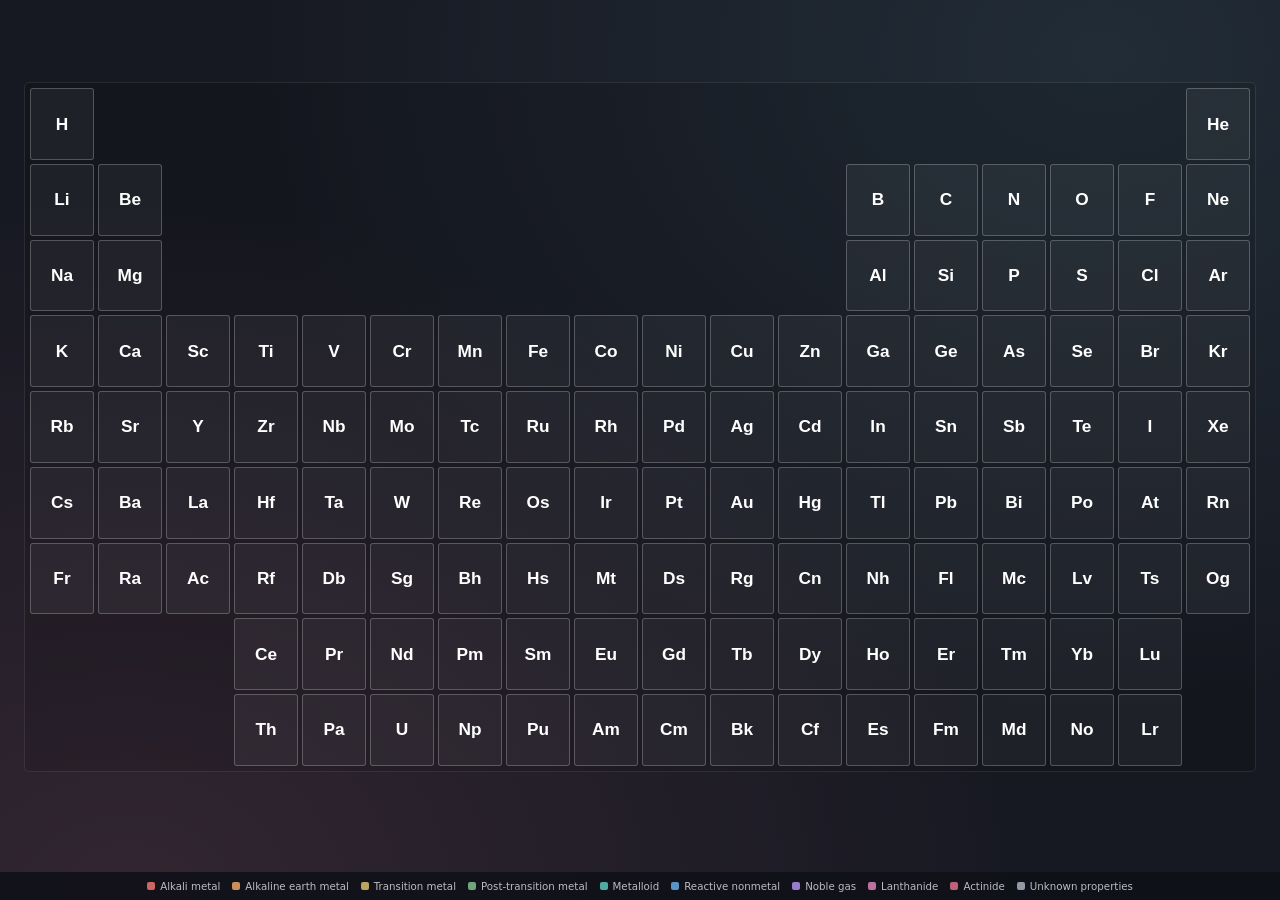
<file: pages/elemental.html>
<!-- Elemental page: renders an interactive, color-coded periodic table in the first card dialog. -->
<!doctype html>
<html lang="en">
  <head>
    <!-- Metadata keeps this standalone page readable in browsers and responsive inside the dialog iframe. -->
    <meta charset="utf-8">
    <meta name="viewport" content="width=device-width, initial-scale=1">
    <meta name="description" content="Explore an interactive periodic table of all 118 elements.">
    <title>Periodic Table of Elements</title>
    <!-- Shared styles set the base theme; the local sheet defines the periodic table and its responsive detail panel. -->
    <link rel="stylesheet" href="shared/card-page.css">
    <link rel="stylesheet" href="elemental/elemental.css">
  </head>
  <body data-page="elemental">
    <!-- A table-only canvas keeps the periodic chart as the page's sole feature. -->
    <main class="elemental-page" id="elemental-page">
      <!-- Element buttons occupy the standard 18-column grid, with their detail panel beside the chart. -->
      <div class="periodic-table-wrap">
        <ol class="periodic-table" id="periodic-table" aria-label="118 chemical elements in atomic-number order"></ol>
      </div>
      <!-- Selected-element detail places atomic mass, group, and period in the same compact card style as valence electrons. -->
      <section class="element__description" id="element-description" data-side="right" aria-live="polite" aria-label="Element details" hidden>
        <button class="element__description-close" id="element-close" type="button" aria-label="Close element details">×</button>
        <div class="element__description-topline" id="detail-number"></div>
        <div class="element__description-identity">
          <p class="element__description-symbol" id="detail-symbol"></p>
          <h2 class="element__description-name" id="detail-name"></h2>
        </div>
        <div class="element__description-category" id="detail-category"></div>
        <div class="element__description-valence">
          <span class="element__description-valence-label">Valence electrons</span>
          <span id="detail-valence"></span>
        </div>
        <div class="element__description-properties" aria-label="Periodic table information">
          <div class="element__description-property">
            <span class="element__description-valence-label">Mass</span>
            <span id="detail-mass"></span>
          </div>
          <div class="element__description-property">
            <span class="element__description-valence-label">Group / series</span>
            <span id="detail-group"></span>
          </div>
          <div class="element__description-property">
            <span class="element__description-valence-label">Period</span>
            <span id="detail-period"></span>
          </div>
        </div>
        <p class="element__description-copy" id="detail-copy"></p>
      </section>
      <!-- The legend explains the category tints without adding another table heading. -->
      <aside class="element-legend" id="element-legend" aria-label="Element categories"></aside>
    </main>

    <!-- Page controller builds the periodic table and manages element details and keyboard use. -->
    <script src="elemental/elemental.js"></script>
    <!-- Shared keyboard handler returns Escape and Tab actions to the containing dialog. -->
    <script src="shared/card-page.js"></script>
  </body>
</html>
</file>
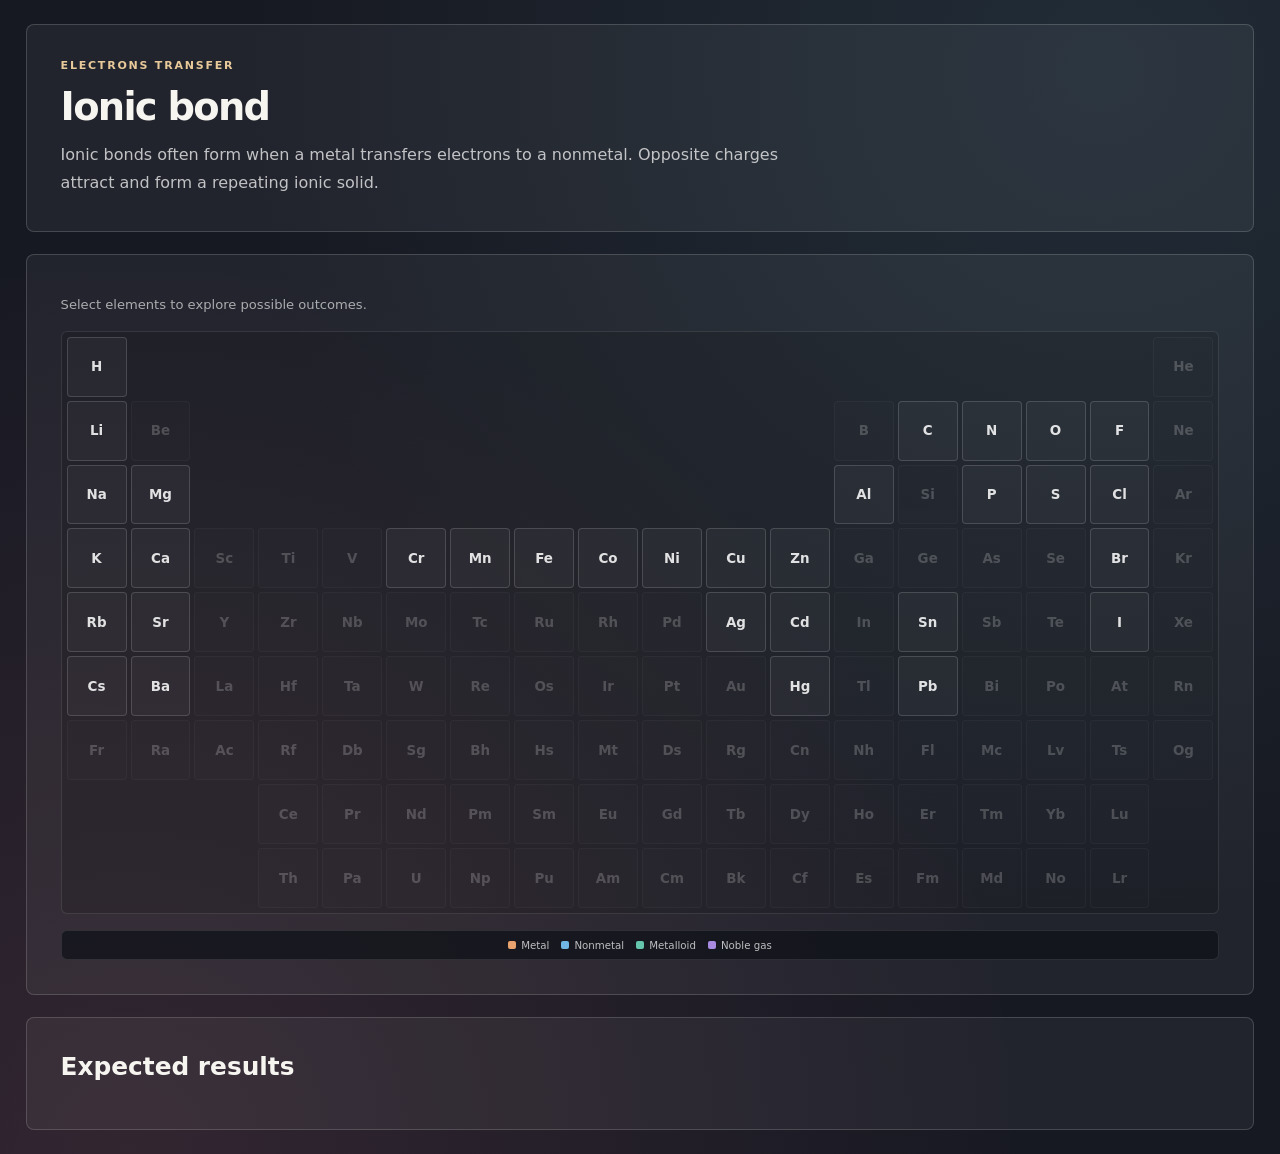
<file: pages/ionic.html>
<!-- Ionic bond page: lets learners select elements and explore a basic electron-transfer result. -->
<!doctype html>
<html lang="en">
  <head>
    <!-- Document metadata supports direct use and responsive embedding in the welcome dialog. -->
    <meta charset="utf-8">
    <meta name="viewport" content="width=device-width, initial-scale=1">
    <meta name="description" content="Explore ionic bonding by selecting elements and reviewing expected electron transfer.">
    <title>Ionic Bond</title>
    <!-- Shared stylesheet provides the chemistry-page layout and mobile navigation. -->
    <link rel="stylesheet" href="shared/card-page.css">
  </head>
  <body data-page="ionic" data-bond="ionic">
    <!-- Bond script builds the bond explanation, interactive table, expected-result buttons, and compound view. -->
    <main class="bond-page" id="bond-page"></main>
    <script src="bond-outcomes.js"></script>
    <script src="bond-page.js"></script>
    <script src="shared/card-page.js"></script>
  </body>
</html>
</file>
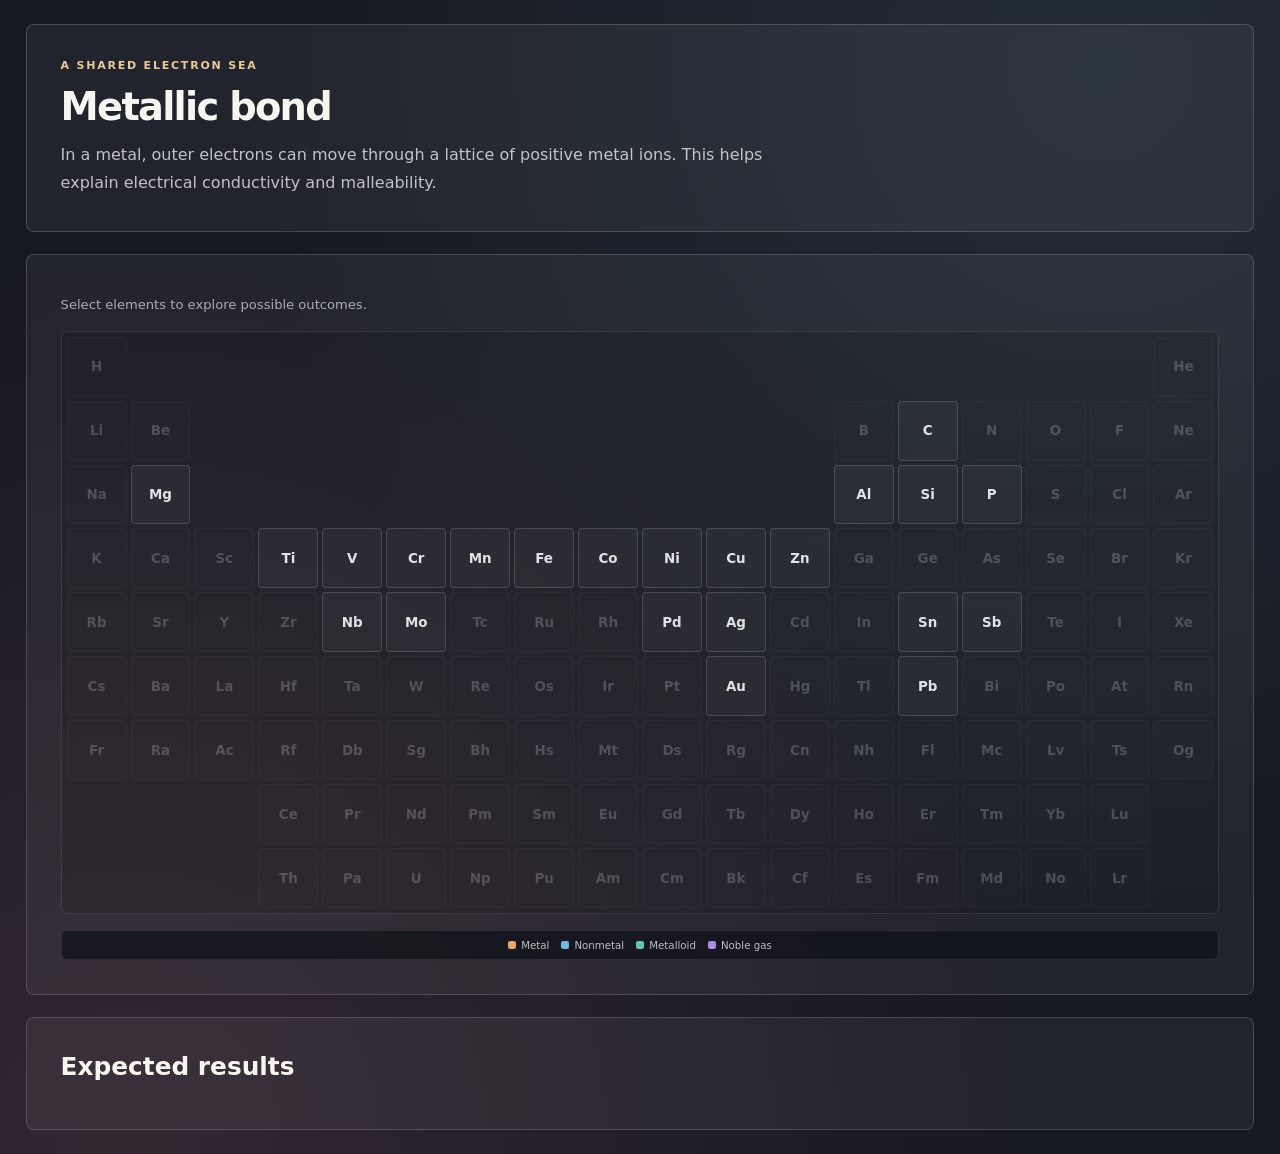
<file: pages/metallic.html>
<!-- Metallic bond page: explores shared, mobile electrons in a metal lattice. -->
<!doctype html>
<html lang="en">
  <head>
    <!-- Document metadata supports direct use and responsive embedding in the welcome dialog. -->
    <meta charset="utf-8">
    <meta name="viewport" content="width=device-width, initial-scale=1">
    <meta name="description" content="Explore metallic bonding by selecting metals and reviewing the electron-sea model.">
    <title>Metallic Bond</title>
    <!-- Shared stylesheet provides the chemistry-page layout and mobile navigation. -->
    <link rel="stylesheet" href="shared/card-page.css">
  </head>
  <body data-page="metallic" data-bond="metallic">
    <!-- Bond script builds the bond explanation, interactive table, expected-result buttons, and compound view. -->
    <main class="bond-page" id="bond-page"></main>
    <script src="bond-outcomes.js"></script>
    <script src="bond-page.js"></script>
    <script src="shared/card-page.js"></script>
  </body>
</html>
</file>
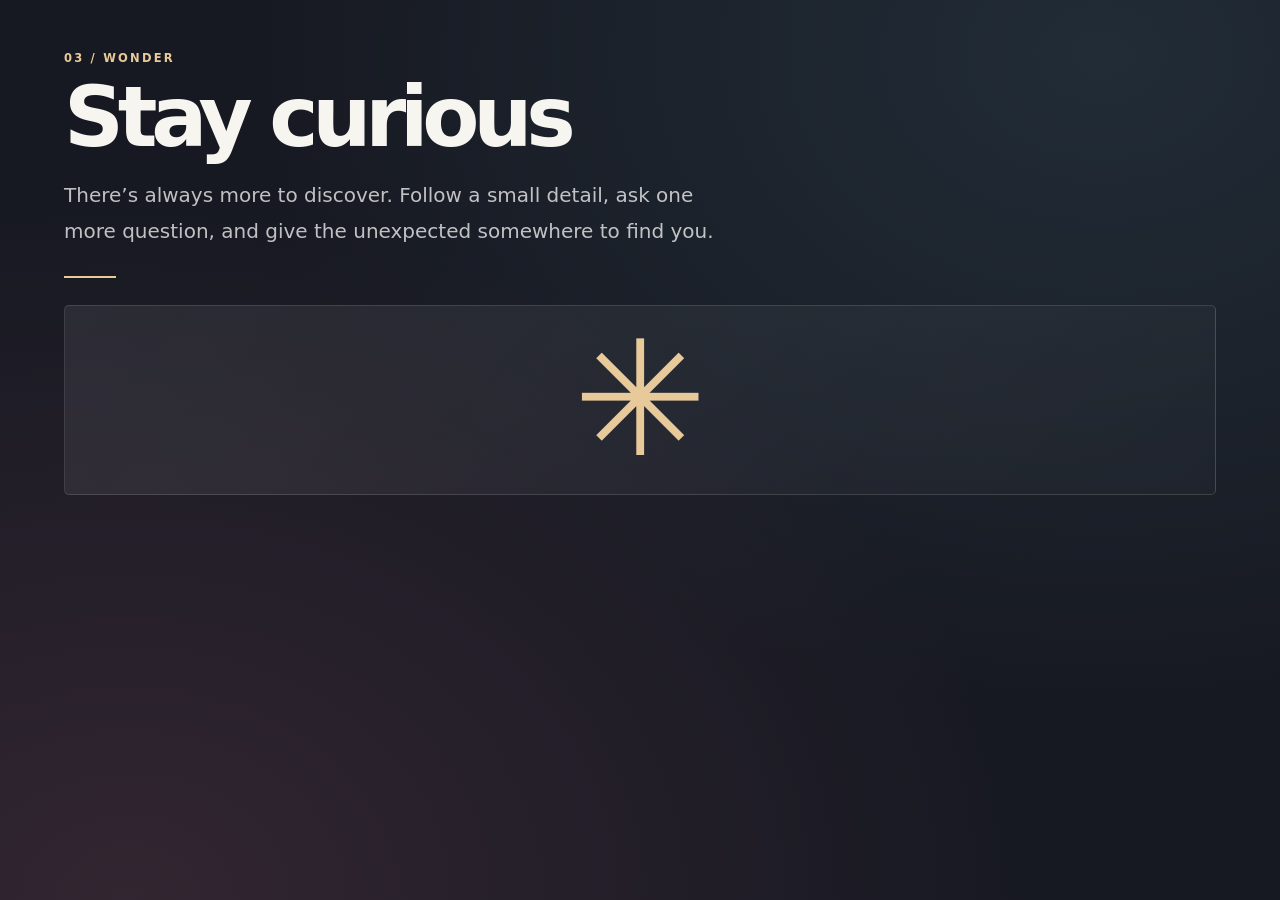
<file: pages/wonder.html>
<!-- Wonder page: expands the third card with a note about discovery and curiosity. -->
<!doctype html>
<html lang="en">
  <head>
    <!-- Page metadata supports readable direct access and a viewport-sized dialog frame. -->
    <meta charset="utf-8">
    <meta name="viewport" content="width=device-width, initial-scale=1">
    <meta name="description" content="Stay curious and discover what is waiting around the corner.">
    <title>Wonder — Stay curious</title>
    <!-- Shared styles define the card layout; the local sheet assigns Wonder's artwork accent. -->
    <link rel="stylesheet" href="shared/card-page.css">
    <link rel="stylesheet" href="wonder/wonder.css">
  </head>
  <body data-page="wonder">
    <!-- Wonder content elaborates on the card's invitation to explore. -->
    <main class="card-page">
      <p class="card-page__eyebrow">03 / Wonder</p>
      <h1>Stay curious</h1>
      <p class="card-page__lead">There’s always more to discover. Follow a small detail, ask one more question, and give the unexpected somewhere to find you.</p>
      <hr class="card-page__rule">
      <div class="card-page__art" aria-hidden="true">✳</div>
    </main>
    <!-- Shared keyboard handler keeps the enclosing dialog dismissible and keyboard-trapped. -->
    <script src="shared/card-page.js"></script>
  </body>
</html>
</file>
<file: pages/shared/card-page.css>
/* Shared presentation for the individual HTML pages displayed inside the home-page dialog. */
:root {
  color-scheme: dark;
  font-family: Inter, ui-sans-serif, system-ui, -apple-system, BlinkMacSystemFont, "Segoe UI", sans-serif;
  color: #f7f5f0;
  font-synthesis: none;
  text-rendering: optimizeLegibility;
}

:lang(ko) {
  font-family: "Nanum Gothic", sans-serif;
}

/* Keep each page readable and make its content fit the dialog on narrow screens. */
* {
  box-sizing: border-box;
}

html,
body {
  min-width: 320px;
  min-height: 100%;
  margin: 0;
}

body {
  background:
    radial-gradient(ellipse at 86% 6%, rgb(80 131 147 / 18%), transparent 55%),
    radial-gradient(ellipse at 10% 100%, rgb(166 91 112 / 19%), transparent 55%),
    #171922;
}

/* Shared heading, subtitle, and copy styles establish the same visual voice on every page. */
.card-page {
  padding: clamp(22px, 4vw, 52px) clamp(22px, 5vw, 64px) 34px;
}

.card-page__eyebrow {
  margin: 0 0 13px;
  color: #e8c99a;
  font-size: .72rem;
  font-weight: 650;
  letter-spacing: .19em;
  text-transform: uppercase;
}

.card-page h1 {
  max-width: 850px;
  margin: 0;
  font-size: clamp(2.5rem, 6.5vw, 6rem);
  font-weight: 720;
  letter-spacing: -.075em;
  line-height: .96;
}

.card-page__lead {
  max-width: 670px;
  margin: 19px 0 0;
  color: rgb(255 255 255 / 73%);
  font-size: clamp(1rem, 1.8vw, 1.25rem);
  line-height: 1.8;
}

.card-page__rule {
  width: 52px;
  height: 2px;
  margin: 27px 0;
  border: 0;
  background: #e8c99a;
}

/* Element-family tints are shared by the periodic table and bond-lesson pickers. */
.element--alkali-metal { --element-tint: 239 117 113; }
.element--alkaline-earth-metal { --element-tint: 236 165 102; }
.element--transition-metal { --element-tint: 220 191 105; }
.element--post-transition-metal { --element-tint: 132 190 139; }
.element--metalloid { --element-tint: 92 197 183; }
.element--reactive-nonmetal { --element-tint: 103 170 229; }
.element--noble-gas { --element-tint: 174 145 235; }
.element--lanthanide { --element-tint: 220 132 186; }
.element--actinide { --element-tint: 221 112 139; }
.element--unknown { --element-tint: 170 177 190; }

.element-legend {
  position: fixed;
  right: 0;
  bottom: 0;
  left: 0;
  display: flex;
  flex-wrap: wrap;
  justify-content: center;
  gap: 5px 12px;
  padding: 8px 10px;
  background: rgb(15 17 24 / 88%);
  color: rgb(255 255 255 / 72%);
  font-size: clamp(.52rem, .8vw, .68rem);
}

.element-legend__item {
  display: inline-flex;
  align-items: center;
  gap: 5px;
}

.element-legend__swatch {
  width: 8px;
  height: 8px;
  border-radius: 2px;
  background: rgb(var(--element-tint) / 85%);
}

.bond-table-section .element-legend {
  position: static;
  margin-top: 16px;
  border: 1px solid rgb(255 255 255 / 10%);
  border-radius: 6px;
  background: rgb(15 17 24 / 72%);
}

.bond-table-section .element-legend__swatch {
  background: var(--element-tint);
}

/* Bond lessons progress from the explanation to an interactive table and compound results. */
.bond-page {
  display: flex;
  min-height: 100vh;
  flex-direction: column;
  gap: 22px;
  padding: 24px clamp(14px, 2vw, 26px);
}

.bond-introduction,
.bond-table-section,
.bond-outcomes,
.bond-blog,
.bond-structure {
  min-width: 0;
  padding: clamp(18px, 3vw, 34px);
  border: 1px solid rgb(255 255 255 / 16%);
  border-radius: 8px;
  background: rgb(255 255 255 / 5%);
}

.bond-introduction h1 {
  margin: 0;
  font-size: clamp(1.7rem, 3vw, 2.8rem);
  letter-spacing: -.045em;
}

.bond-blog__lead {
  max-width: 75ch;
  margin: 12px 0 0;
  color: rgb(255 255 255 / 72%);
  line-height: 1.75;
}

.bond-blog {
  position: relative;
}

.bond-table-section > h2,
.bond-outcomes > h2,
.bond-structure > h2 {
  margin: 0;
  font-size: clamp(1.15rem, 2vw, 1.55rem);
}

.bond-table__selection {
  min-height: 1.5em;
  margin: 8px 0 14px;
  color: rgb(255 255 255 / 62%);
  font-size: .82rem;
}

/* Bond-page element pickers use the same 18-column map as the full periodic table. */
.bond-table-wrap {
  width: 100%;
  overflow: auto;
  padding: 5px;
  border: 1px solid rgb(255 255 255 / 10%);
  border-radius: 6px;
  background: rgb(0 0 0 / 12%);
}

.bond-periodic-table {
  display: grid;
  min-width: 620px;
  grid-template-columns: repeat(18, minmax(0, 1fr));
  gap: 4px;
  margin: 0;
  padding: 0;
  list-style: none;
}

.bond-element-cell {
  grid-column: var(--column);
  grid-row: var(--row);
  aspect-ratio: 1;
}

.bond-element {
  width: 100%;
  height: 100%;
  min-width: 0;
  padding: 1px;
  border: 1px solid rgb(255 255 255 / 15%);
  border-radius: 4px;
  background: rgb(255 255 255 / 4%);
  color: rgb(255 255 255 / 86%);
  font: inherit;
  font-size: clamp(.58rem, 1.05vw, .88rem);
  font-weight: 700;
  cursor: pointer;
  transition: background 150ms ease, border-color 150ms ease, transform 150ms ease;
}

.bond-element:hover,
.bond-element:focus-visible {
  transform: scale(1.08);
  outline: 1px solid #fff;
  outline-offset: 1px;
}

.bond-element[aria-pressed="true"] {
  border-color: var(--element-tint);
  background: color-mix(in srgb, var(--element-tint) 48%, #171922);
  color: #fff;
  box-shadow: 0 0 12px color-mix(in srgb, var(--element-tint) 45%, transparent);
}

.bond-element:disabled {
  opacity: .24;
  filter: grayscale(1);
  cursor: not-allowed;
}

.bond-element--metal { --element-tint: #e8a36e; }
.bond-element--nonmetal { --element-tint: #70b7e5; }
.bond-element--metalloid { --element-tint: #65c6ae; }
.bond-element--noble-gas { --element-tint: #a88be0; }

/* Bond result panels share a compact card treatment with the independent lesson pages. */
.bond-blog__eyebrow {
  margin: 0 0 12px;
  color: #e8c99a;
  font-size: .69rem;
  font-weight: 700;
  letter-spacing: .16em;
  text-transform: uppercase;
}

.bond-blog h2 {
  margin: 0;
  font-size: clamp(2rem, 4vw, 3.8rem);
  letter-spacing: -.055em;
}

.bond-product__title {
  margin: 0;
  font-size: clamp(1.8rem, 3.3vw, 3.1rem) !important;
}

.bond-product__name {
  display: flex;
  flex-wrap: wrap;
  align-items: baseline;
  gap: 12px;
}

.bond-product__alias {
  color: rgb(255 255 255 / 62%);
  font-size: clamp(.85rem, 1.25vw, 1rem);
  font-weight: 500;
  letter-spacing: 0;
}

.bond-product__alias[hidden] {
  display: none;
}

.bond-product__description {
  margin: 18px 0 0;
  color: rgb(255 255 255 / 72%);
  line-height: 1.75;
}

/* Formula buttons wrap naturally and use per-button accent colors from the outcome palette. */
.bond-outcomes__buttons {
  display: flex;
  flex-wrap: wrap;
  gap: 10px;
  margin-top: 14px;
}

.bond-outcome {
  min-height: 42px;
  padding: 8px 16px;
  border: 1px solid color-mix(in srgb, var(--outcome-color) 70%, transparent);
  border-radius: 999px;
  background: color-mix(in srgb, var(--outcome-color) 14%, transparent);
  color: color-mix(in srgb, var(--outcome-color) 84%, white);
  font: inherit;
  font-weight: 700;
  cursor: pointer;
}

.bond-outcome:hover {
  border-color: var(--outcome-color);
  background: color-mix(in srgb, var(--outcome-color) 28%, transparent);
}

.bond-outcome[aria-pressed="true"] {
  border-color: #e7ebef;
  text-shadow: -1px 2px rgb(0 0 0 / 65%);
  box-shadow:
    inset -5px 5px 9px rgb(0 0 0 / 38%),
    inset 1px -1px 0 rgb(255 255 255 / 28%);
}

.bond-element-preview[hidden] {
  display: none;
}

.bond-product-elements__buttons {
  display: flex;
  flex-wrap: wrap;
  gap: 10px;
  margin-top: 10px;
}

.bond-product-elements__button {
  min-width: 48px;
  font-size: .95rem;
}

.bond-product-elements__button:focus-visible {
  outline: 2px solid #fff;
  outline-offset: 3px;
}

.bond-element-preview {
  position: absolute;
  z-index: 10;
  display: flex;
  max-width: min(280px, calc(100vw - 32px));
  flex-direction: column;
  flex-wrap: wrap;
  align-items: center;
  justify-content: center;
  gap: 6px;
  margin: 0;
  padding: 8px 10px;
  border-left: 3px solid var(--element-tint, #aab0ba);
  border-radius: 4px;
  background: linear-gradient(90deg, var(--element-tint, #aab0ba) 0%, #343840 100%);
  box-shadow: 0 8px 24px rgb(0 0 0 / 35%);
  pointer-events: none;
}

.bond-element-preview__symbol {
  min-width: 2.4em;
  margin: 0;
  color: #171922;
  font-size: clamp(1.6rem, 3vw, 2.5rem);
  font-weight: 780;
  line-height: 1;
  text-align: center;
  text-shadow: 0 0 12px rgb(255 255 255 / 75%), 0 0 24px rgb(255 255 255 / 40%);
}

.bond-blog .bond-element-preview__name {
  margin: 0;
  font-size: clamp(.72rem, 1.296vw, .972rem);
  text-align: center;
  text-shadow: 0 0 10px rgb(255 255 255 / 70%), 0 0 20px rgb(255 255 255 / 35%);
}

/* The selected result uses a 65/35 explanation-and-diagram layout on desktop. */
.bond-layout {
  display: grid;
  grid-template-columns: minmax(0, 13fr) minmax(220px, 7fr);
  gap: clamp(14px, 2vw, 24px);
}

.bond-layout[hidden],
.bond-outcomes[hidden] {
  display: none;
}

.bond-structure {
  display: flex;
  min-height: 260px;
  flex-direction: column;
}

/* Structure drawings use small SVG marks for atoms, bonds, ions, and mobile electrons. */
.bond-structure__drawing {
  display: grid;
  flex: 1;
  min-height: 190px;
  place-items: center;
  margin-top: 12px;
  overflow: hidden;
  border: 1px solid rgb(255 255 255 / 9%);
  border-radius: 6px;
  background: rgb(0 0 0 / 15%);
}

.bond-structure__svg {
  width: min(100%, 220px);
  max-height: 170px;
  overflow: visible;
}

.bond-structure__bond {
  stroke: rgb(255 255 255 / 65%);
  stroke-width: 3;
}

.bond-structure__atom {
  fill: #252a36;
  stroke-width: 2;
}

.bond-structure__atom--primary { stroke: #e8c99a; }
.bond-structure__atom--secondary { stroke: #83b9df; }

.bond-structure__label,
.bond-structure__branch {
  fill: #fff;
  font-family: inherit;
  font-size: 14px;
  font-weight: 700;
  text-anchor: middle;
}

.bond-structure__branch { font-size: 12px; }
.bond-structure__count {
  fill: rgb(255 255 255 / 76%);
  font-family: inherit;
  font-size: 10px;
  font-weight: 600;
  text-anchor: middle;
}
.bond-structure__caption {
  fill: rgb(255 255 255 / 60%);
  font-family: inherit;
  font-size: 9px;
  text-anchor: middle;
}
.bond-structure__electron { fill: #e8c99a; }

.bond-structure__svg--ionic .bond-structure__atom--primary { fill: #72424b; }
.bond-structure__svg--ionic .bond-structure__atom--secondary { fill: #385e78; }
.bond-structure__svg--metallic .bond-structure__atom--primary { fill: #775a39; }
}

.bond-page .mobile-page-header {
  z-index: 20;
}

/* Mobile page navigation presents the current card, lets users switch tabs, and returns home. */
.mobile-page-header,
.mobile-page-menu,
.mobile-page-footer {
  display: none;
}

@media (max-width: 600px) {
  /* Fixed mobile controls remain accessible while the long periodic table scrolls. */
  .mobile-page-header {
    position: fixed;
    z-index: 12;
    top: 0;
    right: 0;
    left: 0;
    display: flex;
    min-height: 54px;
    align-items: center;
    gap: 13px;
    padding: max(8px, env(safe-area-inset-top)) 14px 8px;
    border-bottom: 1px solid rgb(255 255 255 / 12%);
    background: rgb(18 20 29 / 92%);
    backdrop-filter: blur(12px);
  }

  .mobile-page-menu-toggle,
  .mobile-page-footer button {
    display: grid;
    min-width: 42px;
    min-height: 42px;
    place-items: center;
    border: 1px solid rgb(255 255 255 / 19%);
    border-radius: 5px;
    background: rgb(255 255 255 / 6%);
    color: #fff;
    font: inherit;
    cursor: pointer;
  }

  .mobile-page-menu-toggle {
    gap: 4px;
    padding: 8px 10px;
  }

  .mobile-page-menu-toggle span {
    display: block;
    width: 18px;
    height: 2px;
    border-radius: 2px;
    background: #fff;
  }

  .mobile-page-current {
    overflow: hidden;
    color: #e8c99a;
    font-size: .75rem;
    font-weight: 700;
    letter-spacing: .13em;
    text-overflow: ellipsis;
    text-transform: uppercase;
    white-space: nowrap;
  }

  .mobile-page-menu {
    position: fixed;
    z-index: 11;
    top: 58px;
    right: 12px;
    left: 12px;
    display: grid;
    gap: 6px;
    padding: 8px;
    border: 1px solid rgb(255 255 255 / 16%);
    border-radius: 7px;
    background: rgb(24 27 37 / 98%);
    box-shadow: 0 18px 55px rgb(0 0 0 / 50%);
  }

  .mobile-page-menu[hidden] {
    display: none;
  }

  .mobile-page-menu button {
    min-height: 46px;
    padding: 10px 12px;
    border: 1px solid transparent;
    border-radius: 4px;
    background: transparent;
    color: rgb(255 255 255 / 78%);
    font: inherit;
    text-align: left;
  }

  .mobile-page-menu button[aria-current="page"] {
    border-color: rgb(232 201 154 / 50%);
    background: rgb(232 201 154 / 13%);
    color: #fff;
  }

  .mobile-page-footer {
    position: fixed;
    z-index: 12;
    right: 0;
    bottom: 0;
    left: 0;
    display: flex;
    justify-content: space-between;
    padding: 8px 14px max(8px, env(safe-area-inset-bottom));
    border-top: 1px solid rgb(255 255 255 / 12%);
    background: rgb(18 20 29 / 94%);
    backdrop-filter: blur(12px);
  }

  .mobile-page-footer button {
    display: flex;
    min-width: 108px;
    grid-auto-flow: column;
    gap: 8px;
    padding: 0 12px;
    font-size: .8rem;
  }

  .mobile-page-footer button:last-child {
    min-width: 48px;
    font-size: 1.1rem;
  }

  .bond-page {
    gap: 14px;
    min-height: 100dvh;
    padding: 72px 10px 76px;
  }

  /* Stack the result blog and structure below the table on narrow screens. */
  .bond-layout {
    grid-template-columns: minmax(0, 1fr);
  }

  .bond-introduction,
  .bond-table-section,
  .bond-outcomes,
  .bond-blog,
  .bond-structure {
    padding: 18px;
  }

  .bond-periodic-table {
    min-width: 560px;
    gap: 3px;
  }

  .bond-product__title {
    font-size: clamp(1.7rem, 8vw, 2.6rem) !important;
  }
}

/* Large page-specific symbols and quote cards decorate the other expanded pages. */
.card-page__art {
  display: grid;
  min-height: 190px;
  place-items: center;
  margin-top: 26px;
  border: 1px solid rgb(255 255 255 / 13%);
  border-radius: 5px;
  background: linear-gradient(135deg, rgb(255 255 255 / 8%), rgb(255 255 255 / 2%));
  color: var(--card-page-art-accent, #e8c99a);
  font-size: clamp(5rem, 15vw, 10rem);
  line-height: 1;
}

/* The editor's descriptor cloud centers the editor's name and gathers the words tightly around it. */
.creator-page {
  display: flex;
  min-height: 100dvh;
  flex-direction: column;
  align-items: center;
  justify-content: center;
  padding: clamp(12px, 4vw, 48px);
}

.creator-page .card-page__eyebrow {
  margin-bottom: 0;
  letter-spacing: .42em;
  text-align: center;
}

.creator-cloud {
  display: flex;
  position: relative;
  width: 100%;
  min-height: 340px;
  flex-wrap: wrap;
  align-content: center;
  align-items: center;
  justify-content: center;
  gap: 0;
  margin: clamp(12px, 3vh, 24px) auto 0;
  padding: 0;
  border: 1px solid rgb(255 255 255 / 13%);
  border-radius: 8px;
  background:
    radial-gradient(ellipse at 50% 45%, rgb(232 201 154 / 12%), transparent 68%),
    rgb(255 255 255 / 3%);
  list-style: none;
}

.creator-cloud > li {
  margin: 0;
  padding: 0;
}

.creator-cloud__word {
  display: grid;
  position: relative;
  flex: 0 0 auto;
  place-items: center;
  color: hsl(var(--word-hue, 0) 50% 78%);
  font-weight: 600;
  line-height: 1.15;
  white-space: nowrap;
  transition: color 180ms ease, text-shadow 180ms ease;
}

.creator-cloud__word > span {
  display: inline-block;
  position: absolute;
  left: 50%;
  top: 50%;
  width: max-content;
  line-height: .95;
  white-space: normal;
  overflow-wrap: anywhere;
  text-align: center;
  transform: translate(-50%, -50%) rotate(var(--word-rotation, 0deg));
  transform-origin: center;
  transition: color 160ms ease, transform 160ms ease;
}

.creator-cloud__word:hover {
  z-index: 2;
  color: #fff;
  text-shadow: 0 0 18px rgb(232 201 154 / 55%);
}

.creator-cloud__word:hover > span {
  z-index: 2;
  color: #fff;
  transform: translate(-50%, -50%) rotate(var(--word-rotation, 0deg)) scale(1.08);
}

.creator-cloud__name {
  flex: 0 0 100%;
  color: #fff;
  background-image: linear-gradient(
    110deg,
    #fff 0%,
    #fff 38%,
    #161616 49%,
    #383838 52%,
    #fff 64%,
    #fff 100%
  );
  background-position: 100% 0;
  background-size: 240% 100%;
  background-clip: text;
  -webkit-text-fill-color: transparent;
  font-size: clamp(2.6rem, 8vw, 6rem);
  font-weight: 780;
  letter-spacing: .035em;
  line-height: 1;
  text-align: center;
  text-shadow: 0 8px 36px rgb(0 0 0 / 35%);
  animation: creator-name-shade 6s ease-in-out infinite;
}

@keyframes creator-name-shade {
  0%,
  15% {
    background-position: 100% 0;
  }

  85%,
  100% {
    background-position: 0 0;
  }
}

.creator-cloud.is-packed {
  display: block;
  flex: 1 1 auto;
  height: auto;
  min-height: 340px;
  overflow: visible;
}

.creator-cloud.is-packed > li {
  position: absolute;
  left: 50%;
  top: 50%;
  transform: translate(-50%, -50%);
}

.creator-cloud.is-packed .creator-cloud__name {
  width: max-content;
  flex: none;
}

.creator-cloud__word:nth-child(6n + 1) { --word-hue: 12; }
.creator-cloud__word:nth-child(6n + 2) { --word-hue: 38; }
.creator-cloud__word:nth-child(6n + 3) { --word-hue: 172; }
.creator-cloud__word:nth-child(6n + 4) { --word-hue: 210; }
.creator-cloud__word:nth-child(6n + 5) { --word-hue: 278; }
.creator-cloud__word:nth-child(6n) { --word-hue: 330; }

.creator-cloud__word--small {
  font-size: clamp(.62rem, 1vw, .8rem);
}

.creator-cloud__word--medium {
  font-size: clamp(.72rem, 1.25vw, 1rem);
}

.creator-cloud__word--large {
  font-size: clamp(.9rem, 1.8vw, 1.4rem);
  font-weight: 750;
  letter-spacing: -.035em;
}

@media (max-width: 600px) {
  .creator-cloud {
    display: flex;
    position: relative;
    width: 100%;
    min-height: 0;
    gap: 0;
    margin-top: clamp(12px, 3vh, 24px);
    padding: 0;
  }

  .creator-cloud.is-packed {
    display: flex;
    flex: 0 1 auto;
    height: auto;
    overflow: visible;
  }

  .creator-cloud.is-packed > li {
    position: static;
    left: auto;
    top: auto;
    transform: none;
  }

  .creator-cloud.is-packed .creator-cloud__name {
    width: auto;
    flex: 0 0 100%;
  }

  .creator-cloud__word {
    padding: 0;
  }

  .creator-cloud__name {
    font-size: clamp(2rem, 11vw, 3.2rem);
  }
  .creator-cloud__word--small {
    font-size: .65rem;
  }

  .creator-cloud__word--medium {
    font-size: .75rem;
  }

  .creator-cloud__word--large {
    font-size: .95rem;
  }
}

@media (prefers-reduced-motion: reduce) {
  *,
  *::before,
  *::after {
    scroll-behavior: auto !important;
  }

}
</file>
<file: pages/create/create.css>
/* Create card styles retain the existing shared warm illustration accent. */
body[data-page="create"] {
  --card-page-art-accent: #e8c99a;
}
</file>
<file: pages/dream/dream.css>
/* Spirit page styles: book stacks, chapter reader, scripture, and responsive behavior. */

/* The Spirit library keeps both testament stacks visible beside a centered chapter reader. */
.spirit-page {
  display: grid;
  min-height: 100dvh;
  grid-template-columns: minmax(220px, 1fr) minmax(0, 1.45fr) minmax(220px, 1fr);
  grid-template-rows: auto;
  gap: clamp(8px, 1.5vw, 22px);
  align-items: start;
  padding: clamp(14px, 2vw, 28px);
  overflow: visible;
  transition: grid-template-columns 320ms cubic-bezier(.2, .8, .2, 1);
}

.spirit-testament {
  min-width: 0;
  transition: opacity 360ms ease;
}

.spirit-testament__stack {
  display: flex;
  flex-direction: column;
  align-items: stretch;
  padding: 3px clamp(8px, 1.8vw, 24px) 25px;
}

.spirit-book-slot {
  position: relative;
  z-index: var(--stack-index);
  margin-top: -17px;
}

.spirit-book-slot:first-child {
  margin-top: 0;
}

.spirit-book {
  position: relative;
  display: flex;
  width: 100%;
  min-height: 52px;
  align-items: center;
  justify-content: space-between;
  gap: 8px;
  margin: 0;
  padding: 11px 14px;
  border: 1px solid rgb(255 255 255 / 17%);
  border-radius: 5px;
  background: linear-gradient(145deg, rgb(55 59 75 / 98%), rgb(31 34 46 / 99%));
  box-shadow: 0 7px 16px rgb(0 0 0 / 28%);
  color: #f7f5f0;
  cursor: pointer;
  text-align: left;
  transition:
    transform 280ms cubic-bezier(.2, .8, .2, 1),
    box-shadow 220ms ease,
    border-color 220ms ease,
    background 220ms ease;
}

.spirit-testament--old .spirit-book {
  justify-content: flex-end;
  text-align: right;
}

.spirit-book:first-child {
  margin-top: 0;
}

.spirit-book__name {
  font-size: clamp(.9rem, 1.15vw, 1.08rem);
  font-weight: 650;
  transition: font-size 220ms ease, text-shadow 220ms ease;
}

.spirit-book.is-inactive {
  filter: brightness(.58);
  cursor: pointer;
}

.spirit-book.is-inactive:hover {
  border-color: rgb(255 255 255 / 17%);
  background: linear-gradient(145deg, rgb(55 59 75 / 98%), rgb(31 34 46 / 99%));
  box-shadow: 0 7px 16px rgb(0 0 0 / 28%);
  transform: none;
}

.spirit-book-slot:hover > .spirit-book:not(.is-inactive),
.spirit-book-slot:focus-within > .spirit-book:not(.is-inactive) {
  border-color: var(--book-highlight);
  background: linear-gradient(
    145deg,
    color-mix(in srgb, var(--book-highlight) 34%, #393747),
    #393747
  );
  box-shadow:
    0 0 10px color-mix(in srgb, var(--book-highlight) 48%, transparent),
    0 0 26px color-mix(in srgb, var(--book-highlight) 36%, transparent),
    0 13px 30px rgb(0 0 0 / 45%);
  transform: translateX(50%);
}

.spirit-testament--new .spirit-book-slot:hover > .spirit-book:not(.is-inactive),
.spirit-testament--new .spirit-book-slot:focus-within > .spirit-book:not(.is-inactive) {
  transform: translateX(-50%);
}

.spirit-book-slot:hover > .spirit-book:not(.is-inactive) .spirit-book__name,
.spirit-book-slot:focus-within > .spirit-book:not(.is-inactive) .spirit-book__name {
  font-size: clamp(1.53rem, 1.955vw, 1.836rem);
  text-shadow:
    0 0 8px color-mix(in srgb, var(--book-highlight) 85%, transparent),
    0 0 18px color-mix(in srgb, var(--book-highlight) 55%, transparent);
}

.spirit-book:focus-visible,
.spirit-reader__back:focus-visible,
.spirit-chapter-button:focus-visible {
  outline: 2px solid #fff;
  outline-offset: 3px;
}

.spirit-page.has-selection {
  grid-template-columns: minmax(220px, .7fr) minmax(0, 2.6fr) minmax(220px, .7fr);
}

.spirit-welcome {
  align-self: center;
  padding: clamp(18px, 3vw, 40px);
  text-align: center;
}

.spirit-welcome__eyebrow {
  margin: 0 0 12px;
  color: #e8c99a;
  font-size: .7rem;
  font-weight: 650;
  letter-spacing: .18em;
  text-transform: uppercase;
}

.spirit-welcome h2 {
  margin: 0;
  font-size: clamp(2rem, 5vw, 4rem);
  letter-spacing: -.07em;
}

.spirit-welcome p:last-child {
  margin: 16px 0 0;
  color: rgb(255 255 255 / 68%);
}

.spirit-page.has-selection .spirit-welcome {
  display: none;
}

.spirit-reader {
  z-index: 2;
  min-width: 0;
  align-self: start;
  overflow: visible;
  border: 1px solid rgb(255 255 255 / 18%);
  border-radius: 8px;
  background:
    radial-gradient(ellipse at 50% 0%, rgb(232 201 154 / 12%), transparent 58%),
    linear-gradient(145deg, rgb(34 37 50 / 98%), rgb(23 25 34 / 99%));
  box-shadow: 0 24px 70px rgb(0 0 0 / 50%);
  animation: spirit-reader-enter 340ms cubic-bezier(.2, .8, .2, 1) both;
}

.spirit-reader[hidden] {
  display: none;
}

.spirit-reader__header {
  display: grid;
  position: relative;
  grid-template-columns: minmax(0, 1fr);
  gap: 12px 18px;
  padding: clamp(16px, 2vw, 25px);
  border-bottom: 1px solid rgb(255 255 255 / 12%);
}

.spirit-reader__heading {
  min-width: 0;
  grid-column: 1 / -1;
  text-align: center;
}

.spirit-reader__title {
  overflow-wrap: anywhere;
  margin: 0;
  font-size: clamp(1.3rem, 2.5vw, 2rem);
  letter-spacing: -.04em;
  text-shadow: 0 0 10px rgb(232 201 154 / 58%), 0 0 24px rgb(232 201 154 / 32%);
  text-align: center;
}

.spirit-reader__back {
  position: absolute;
  top: clamp(16px, 2vw, 25px);
  right: clamp(16px, 2vw, 25px);
  align-self: start;
  padding: 8px 11px;
  border: 1px solid rgb(255 255 255 / 18%);
  border-radius: 4px;
  background: rgb(255 255 255 / 7%);
  color: #f7f5f0;
  cursor: pointer;
  font-size: .78rem;
}

.spirit-reader__back:hover {
  background: rgb(255 255 255 / 14%);
}

.spirit-chapters {
  display: flex;
  grid-column: 1 / -1;
  flex-wrap: wrap;
  align-content: flex-start;
  gap: 6px;
  height: auto;
  overflow: visible;
  padding: 2px 3px;
}

.spirit-chapters.is-collapsed {
  height: 40px;
  max-height: 40px;
  overflow: hidden;
  cursor: pointer;
  transition: height 220ms ease, max-height 220ms ease;
}

.spirit-chapters:not(.is-collapsed) {
  transition: height 220ms ease, max-height 220ms ease;
}

.spirit-chapters-expand {
  position: relative;
  grid-column: 1 / -1;
  justify-self: center;
  width: min(160px, 60%);
  height: 32px;
  margin: -16px 0 -18px;
  padding: 0;
  border: 0;
  background: transparent;
  cursor: pointer;
}

.spirit-chapters-expand::before {
  position: absolute;
  top: 4px;
  left: 50%;
  width: 42px;
  height: 2px;
  border-radius: 2px;
  background: rgb(255 255 255 / 38%);
  content: "";
  transform: translateX(-50%);
  transition: width 180ms ease, background 180ms ease;
}

.spirit-chapters-expand:hover::before,
.spirit-chapters-expand:focus-visible::before {
  width: 64px;
  background: #e8c99a;
}

.spirit-chapters-expand:focus-visible {
  outline: 2px solid #fff;
  outline-offset: 3px;
}

.spirit-chapters-expand[hidden] {
  display: none;
}

.spirit-visually-hidden {
  position: absolute;
  width: 1px;
  height: 1px;
  overflow: hidden;
  clip: rect(0, 0, 0, 0);
  white-space: nowrap;
  clip-path: inset(50%);
}

.spirit-chapter-button {
  min-width: 34px;
  min-height: 34px;
  padding: 5px 8px;
  border: 1px solid rgb(255 255 255 / 15%);
  border-radius: 4px;
  background: rgb(255 255 255 / 5%);
  color: rgb(255 255 255 / 77%);
  cursor: pointer;
  font-size: .78rem;
  font-variant-numeric: tabular-nums;
  transition: transform 180ms ease, background 180ms ease, border-color 180ms ease;
}

.spirit-chapter-button:hover {
  transform: translateY(-2px);
}

.spirit-chapter-button[aria-pressed="true"] {
  border-color: #e8c99a;
  background: #e8c99a;
  box-shadow: 0 4px 14px rgb(232 201 154 / 28%);
  color: #171922;
  font-weight: 750;
  transform: scale(1.08);
}

.spirit-scripture {
  padding: clamp(20px, 3vw, 40px);
}

.spirit-scripture[hidden] {
  display: none;
}

.spirit-scripture__status {
  margin: 0 0 22px;
  color: #e8c99a;
  font-size: .82rem;
  letter-spacing: .04em;
  text-align: center;
}

.spirit-scripture__verses {
  max-width: 72ch;
  margin: 0 auto;
  color: rgb(255 255 255 / 88%);
  font-size: clamp(.95rem, 1.4vw, 1.1rem);
  line-height: 1.9;
}

.spirit-verse {
  margin: 0 0 12px;
  white-space: pre-line;
}

.spirit-verse__number {
  display: inline-block;
  min-width: 2.2em;
  color: #e8c99a;
  font-size: .72em;
  font-variant-numeric: tabular-nums;
  vertical-align: baseline;
}

.spirit-scripture__attribution {
  margin: 28px 0 0;
  color: rgb(255 255 255 / 48%);
  font-size: .72rem;
  text-align: center;
}

.spirit-scripture__attribution a {
  color: inherit;
}

@keyframes spirit-reader-enter {
  from {
    opacity: 0;
    transform: translateY(12px) scale(.97);
  }
  to {
    opacity: 1;
    transform: translateY(0) scale(1);
  }
}

@media (max-width: 760px) {
  .spirit-page,
  .spirit-page.has-selection {
    grid-template-columns: minmax(0, 1fr) minmax(0, 1fr);
    grid-template-areas:
      "old new"
      "reader reader";
    gap: 8px;
    padding: 10px;
    overflow: auto;
  }

  .spirit-testament--old { grid-area: old; }
  .spirit-testament--new { grid-area: new; }

  .spirit-welcome,
  .spirit-reader {
    grid-area: reader;
  }

  .spirit-testament {
    min-width: 0;
    border: 1px solid rgb(255 255 255 / 10%);
    border-radius: 6px;
    background: rgb(0 0 0 / 12%);
  }

  .spirit-testament__stack {
    padding: 2px 8px 14px;
  }

  .spirit-book {
    min-height: 44px;
    padding: 9px;
  }

  .spirit-book-slot {
    margin-top: -12px;
  }

  .spirit-book__name {
    font-size: .82rem;
  }

  .spirit-book-slot:hover > .spirit-book:not(.is-inactive) .spirit-book__name,
  .spirit-book-slot:focus-within > .spirit-book:not(.is-inactive) .spirit-book__name {
    font-size: 1.394rem;
  }

  .spirit-book-slot:hover > .spirit-book:not(.is-inactive),
  .spirit-book-slot:focus-within > .spirit-book:not(.is-inactive) {
    transform: translateX(14%);
  }

  .spirit-testament--new .spirit-book-slot:hover > .spirit-book:not(.is-inactive),
  .spirit-testament--new .spirit-book-slot:focus-within > .spirit-book:not(.is-inactive) {
    transform: translateX(-14%);
  }

  .spirit-reader {
    grid-area: reader;
    align-self: start;
    max-height: none;
  }

  .spirit-reader__header {
    gap: 10px;
    padding: 14px;
  }

}

@media (prefers-reduced-motion: reduce) {
  .spirit-page,
  .spirit-testament,
  .spirit-book,
  .spirit-reader,
  .spirit-chapter-button {
    animation-duration: .01ms !important;
    transition-duration: .01ms !important;
  }
}
</file>
<file: pages/elemental/elemental.css>
/* Elemental page styles: periodic-table layout, element detail panel, and responsive behavior. */

/* Hide the elemental detail panel until a periodic-table cell is selected. */
.element__description[hidden] {
  display: none;
}

/* Center the elemental chart and cap its width by viewport height so all rows fit on ultrawide screens. */
.elemental-page {
  display: grid;
  min-height: 100%;
  min-height: 100dvh;
  grid-template-columns: minmax(0, 1fr);
  align-content: center;
  justify-items: center;
  padding: clamp(12px, 2vh, 24px) clamp(8px, 2vw, 24px) clamp(42px, 8vh, 64px);
  transition: grid-template-columns 260ms ease;
}

.periodic-table-wrap {
  /* The 18-column chart is wide on desktop but shrinks to the phone's available width. */
  width: min(100%, 160dvh);
  min-width: 0;
  padding: 5px;
  border: 1px solid rgb(255 255 255 / 9%);
  border-radius: 5px;
  background: rgb(0 0 0 / 10%);
}

/* CSS grid coordinates map all 118 cells to their conventional periodic-table positions. */
.periodic-table {
  display: grid;
  grid-template-columns: repeat(18, minmax(0, 1fr));
  gap: clamp(2px, .35vw, 4px);
  margin: 0;
  padding: 0;
  list-style: none;
}

/* Cell and button layers support hover feedback plus a small selected-element enlargement. */
.element {
  position: relative;
  z-index: 0;
  min-width: 0;
  grid-column: var(--column);
  grid-row: var(--row);
  aspect-ratio: 1 / 1.12;
  transition: width 170ms ease, height 170ms ease, margin 170ms ease, transform 170ms ease, filter 170ms ease;
}

.element[hidden] {
  display: none;
}

.element__button {
  position: absolute;
  inset: 0;
  display: flex;
  width: 100%;
  height: 100%;
  min-width: 0;
  flex-direction: column;
  align-items: center;
  justify-content: center;
  padding: 2px 1px;
  border: 1px solid rgb(255 255 255 / 23%);
  border-radius: 3px;
  background: rgb(255 255 255 / 5%);
  color: #fff;
  cursor: pointer;
  transition: inset 170ms ease, background 160ms ease, border-color 160ms ease;
}

.element__button:hover,
.element__button:focus-visible {
  border-color: rgb(255 255 255 / 85%);
  background: rgb(255 255 255 / 12%);
}

.element[aria-current="true"] .element__button {
  inset: -3.5px;
  width: auto;
  height: auto;
  border-color: rgb(255 255 255 / 85%);
  background: rgb(var(--element-tint) / 42%);
}

.element__button:focus-visible {
  z-index: 2;
  outline: 2px solid #fff;
  outline-offset: 1px;
}

/* Secondary cell labels are hidden in the compact table and exposed in the detail card. */
.element__number,
.element__mass {
  display: none;
}

.element__symbol {
  font-size: clamp(.72rem, 1.35vw, 1.12rem);
  font-weight: 750;
  line-height: 1.1;
}

.element__name {
  display: none;
}

.element[aria-current="true"] {
  z-index: 1;
  filter: drop-shadow(0 5px 12px rgb(0 0 0 / 60%));
}

.element[aria-current="true"] .element__button {
  position: absolute;
  z-index: 2;
  top: -3.5px;
  left: -3.5px;
  width: calc(100% + 7px);
  height: calc(100% + 7px);
}

/* The selected element's fixed detail card sits opposite its original table column. */
.element__description {
  position: fixed;
  z-index: 3;
  top: 80px;
  right: 3%;
  bottom: 56px;
  display: flex;
  width: min(44vw, 470px);
  height: auto;
  min-height: 0;
  flex-direction: column;
  justify-content: flex-start;
  padding: clamp(18px, 3vw, 38px);
  border: 1px solid rgb(255 255 255 / 22%);
  border-radius: 5px;
  background:
    radial-gradient(ellipse at 86% 6%, rgb(var(--element-tint) / 26%), transparent 58%),
    #20232d;
  box-shadow: 0 20px 70px rgb(0 0 0 / 60%);
  opacity: 0;
  pointer-events: none;
  transform: translateY(calc(-50% + 10px));
  transition: opacity 190ms ease, transform 190ms ease;
}

.elemental-page.has-selection .element__description {
  opacity: 1;
  pointer-events: auto;
  transform: none;
}

.element__description[data-side="right"] {
  right: 3%;
  left: auto;
}

.element__description[data-side="left"] {
  right: auto;
  left: 3%;
}

.element__description-topline {
  position: absolute;
  top: 18px;
  left: clamp(18px, 3vw, 38px);
  color: rgb(255 255 255 / 65%);
  font-size: .78rem;
  font-variant-numeric: tabular-nums;
}

.element__description-identity {
  display: flex;
  align-items: baseline;
  gap: 14px;
  margin-top: 0;
  margin-bottom: 18px;
}

.element__description-symbol {
  margin: 0;
  color: rgb(var(--element-tint) / 100%);
  font-size: clamp(5rem, 11vw, 9rem);
  font-weight: 780;
  letter-spacing: -.08em;
  line-height: .88;
  text-shadow: 0 10px 38px rgb(var(--element-tint) / 30%);
}

.element__description-name {
  margin: 0;
  color: rgb(255 255 255 / 65%);
  font-size: clamp(1rem, 2vw, 1.5rem);
  font-weight: 500;
}

.element__description-category {
  align-self: flex-start;
  margin: clamp(24px, 4vh, 42px) 0 0;
  padding: 6px 10px;
  border: 1px solid rgb(var(--element-tint) / 55%);
  border-radius: 99px;
  background: rgb(var(--element-tint) / 14%);
  color: #fff;
  font-size: .76rem;
}

.element__description-valence {
  display: grid;
  gap: 5px;
  align-self: flex-start;
  margin-top: 12px;
  padding: 8px 11px;
  border: 1px solid rgb(255 255 255 / 20%);
  border-radius: 6px;
  background: rgb(255 255 255 / 4%);
  color: rgb(255 255 255 / 82%);
  font-size: .82rem;
  font-variant-numeric: lining-nums;
}

.element__description-properties {
  display: grid;
  grid-template-columns: repeat(3, minmax(0, 1fr));
  gap: 8px;
  margin-top: 10px;
}

.element__description-property {
  display: grid;
  min-width: 0;
  gap: 5px;
  padding: 8px 10px;
  border: 1px solid rgb(255 255 255 / 20%);
  border-radius: 6px;
  background: rgb(255 255 255 / 4%);
  color: rgb(255 255 255 / 82%);
  font-size: .82rem;
  font-variant-numeric: lining-nums;
}

.element__description-copy {
  margin-top: 24px;
}

.element__description-valence-label {
  color: rgb(255 255 255 / 52%);
  font-size: .7rem;
  letter-spacing: .08em;
  text-transform: uppercase;
}

.element__description-copy {
  max-width: 34ch;
  margin: clamp(28px, 4vh, 44px) 0 0;
  color: rgb(255 255 255 / 76%);
  font-size: clamp(.9rem, 1.4vw, 1.05rem);
  line-height: 1.75;
  display: -webkit-box;
  overflow: hidden;
  -webkit-box-orient: vertical;
  -webkit-line-clamp: 5;
}

.element__description-close {
  position: absolute;
  top: 12px;
  right: 12px;
  display: grid;
  width: 36px;
  height: 36px;
  place-items: center;
  border: 1px solid rgb(255 255 255 / 24%);
  border-radius: 50%;
  background: rgb(255 255 255 / 7%);
  color: #fff;
  font: inherit;
  cursor: pointer;
}

.element__description-close:focus-visible {
  outline: 2px solid #fff;
  outline-offset: 2px;
}

/* Mobile elemental selection becomes a full-screen detail view with a compact nav. */
@media (max-width: 600px) {
  html.element-selected,
  body.element-selected {
    overflow: hidden;
  }

  .elemental-page {
    min-height: 100dvh;
    align-content: center;
    padding: 64px 8px 68px;
  }

  .elemental-page.has-selection {
    display: block;
    padding: 0;
  }

  .elemental-page.has-selection .periodic-table-wrap,
  .elemental-page.has-selection .element-legend {
    display: none;
  }

  .periodic-table-wrap {
    width: 100%;
    padding: 2px;
  }

  .periodic-table {
    gap: 1px;
  }

  .element__button {
    padding: 1px 0;
    border-radius: 2px;
  }

  .element__description {
    position: fixed;
    z-index: 8;
    inset: 0;
    width: auto;
    min-height: 100dvh;
    justify-content: center;
    border: 0;
    border-radius: 0;
    padding: max(72px, env(safe-area-inset-top)) 24px max(86px, env(safe-area-inset-bottom));
    transform: translateY(10px);
  }

  .element__description[data-side="left"],
  .element__description[data-side="right"] {
    right: 0;
    left: 0;
  }

  .elemental-page.has-selection .element__description {
    transform: none;
  }

  .element__description-symbol {
    font-size: clamp(6rem, 27vw, 9rem);
  }

  .element__description-valence {
    margin-top: 12px;
  }

  .element__description-category {
    margin-top: 24px;
  }

  .element__description-valence {
    margin-top: 10px;
  }

  .element__description-properties {
    gap: 6px;
  }

  .element__description-property {
    padding: 7px 8px;
    font-size: .72rem;
  }

  .element__description-copy {
    margin-top: 28px;
  }

  .element-legend {
    bottom: 58px;
    gap: 3px 8px;
    padding: 6px 8px;
    font-size: .53rem;
  }
}

@media (max-width: 480px) {
  .periodic-table {
    min-width: 560px;
  }
}
</file>
<file: pages/wonder/wonder.css>
/* Wonder card styles retain the existing shared warm illustration accent. */
body[data-page="wonder"] {
  --card-page-art-accent: #e8c99a;
}
</file>
